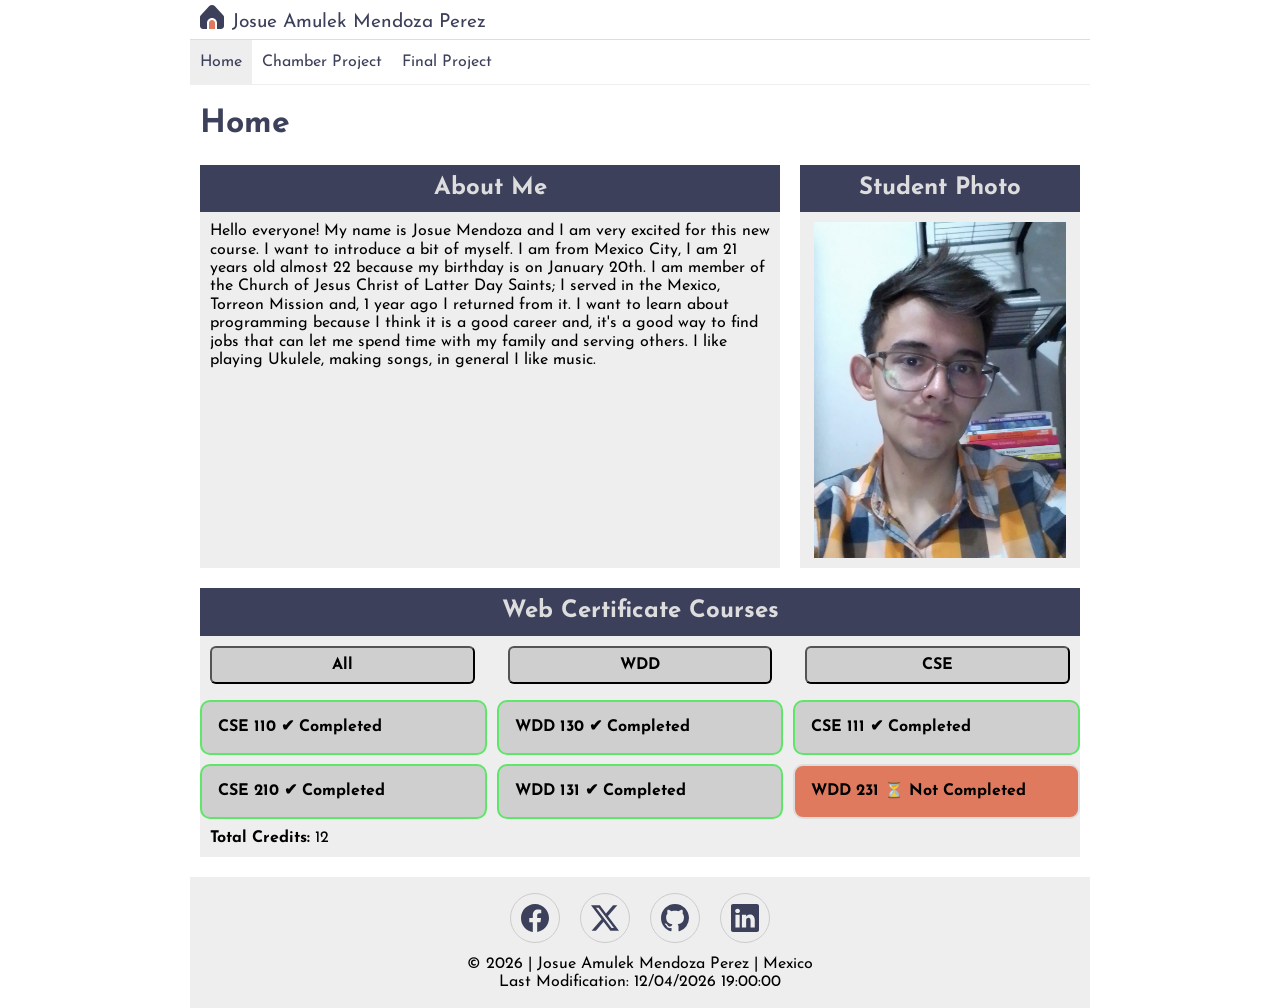
<file: index.html>
<!DOCTYPE html>
<html lang="en">
<head>
    <meta charset="UTF-8">
    <meta name="viewport" content="width=device-width, initial-scale=1.0">
    <title>Home Page | Josue Amulek Mendoza Perez</title>
    <meta name="description" content="This page has the intention to demonstrate the skills to develop a good website using HTML, CSS and Javascript knowledge">
    <meta name="author" content="Josue Amulek Mendoza Perez">

    <meta property="og:title" content="Home Page | Josue Amulek Mendoza Perez">
    <meta property="og:description" content="This page has the intention to demonstrate the skills to develop a good website using HTML, CSS and Javascript knowledge. Also, this page contains some information about me, and about the Web Certificate courses that I have completed.">
    <meta property="og:image" content="https://josuemendozap.github.io/wdd231/images/profile.jpeg">
    <meta property="og:url" content="https://josuemendozap.github.io/wdd231/">

    <link rel="preconnect" href="https://fonts.googleapis.com">
    <link rel="preconnect" href="https://fonts.gstatic.com" crossorigin>
    <link href="https://fonts.googleapis.com/css2?family=Josefin+Sans:ital,wght@0,100..700;1,100..700&family=Roboto+Condensed:ital,wght@0,100..900;1,100..900&family=Roboto:ital,wght@0,100..900;1,100..900&display=swap" rel="stylesheet">

    <link rel="stylesheet" href="styles/normalize.css">
    <link rel="stylesheet" href="styles/base.css">
    <link rel="stylesheet" href="styles/larger.css">

    <script src="scripts/navigation.js" defer></script>
    <script src="scripts/date.js" defer></script>
    <script src="scripts/courses.js" defer></script>

    <link rel="icon" href="favicon.ico">

</head>
<body>
    <header>
        <img src="images/home.svg" alt="Site Logo" width="512" height="512">
        <span>Josue Amulek Mendoza Perez</span>
        <button id="ham-btn" class="hamburger"></button>
    </header>
    <nav id="nav-bar" class="navigation">
        <ul>
            <li class="current"><a href="#">Home</a></li>
            <li><a href="chamber/index.html">Chamber Project</a></li>
            <li><a href="#">Final Project</a></li>
        </ul>
    </nav>
    <main>
        <h1>Home</h1>
        <section class="about">
            <h2>About Me</h2>
            <p>Hello everyone! My name is Josue Mendoza and I am very excited for this new course. I want to introduce a bit of myself. I am from Mexico City, I am 21 years old almost 22 because my birthday is on January 20th. I am member of the Church of Jesus Christ of Latter Day Saints; I served in the Mexico, Torreon Mission and, 1 year ago I returned from it. I want to learn about programming because I think it is a good career and, it's a good way to find jobs that can let me spend time with my family and serving others. I like playing Ukulele, making songs, in general I like music.</p>
        </section>
        <section class="photo">
            <h2>Student Photo</h2>
            <img src="images/profile.jpeg" alt="My photo">
        </section>
        <section id="certificate">
            <h2>Web Certificate Courses</h2>
            <div class="filters">
                <button id="all">All</button>
                <button id="wdd">WDD</button>
                <button id="cse">CSE</button>
            </div>
            <div id="course-cards"></div>
            <p id="total-credits"><strong>Total Credits:</strong> 0</p>
        </section>
        <dialog id="course-details"></dialog>
    </main>
    <footer>
        <div class="social">
            <a href="https://www.facebook.com/josue.amulek.mendoza.perez" target="_blank"><img src="images/facebook.svg" alt="facebook" width="16" height="16"></a>
            <a href="https://x.com/MushashitoJosu" target="_blank"><img src="images/twitter-x.svg" alt="twitter x" width="16" height="16"></a>
            <a href="https://github.com/josuemendozap" target="_blank"><img src="images/github.svg" alt="github" width="16" height="16"></a>
            <a href="https://www.linkedin.com/in/josue-amulek-mendoza-perez-857505385/" target="_blank"><img src="images/linkedin.svg" alt="linkedin" width="16" height="16"></a>
        </div>
        <p><span id="currentyear"></span> | Josue Amulek Mendoza Perez | Mexico</p>
        <p id="lastModified"></p>
    </footer>
</body>
</html>
</file>
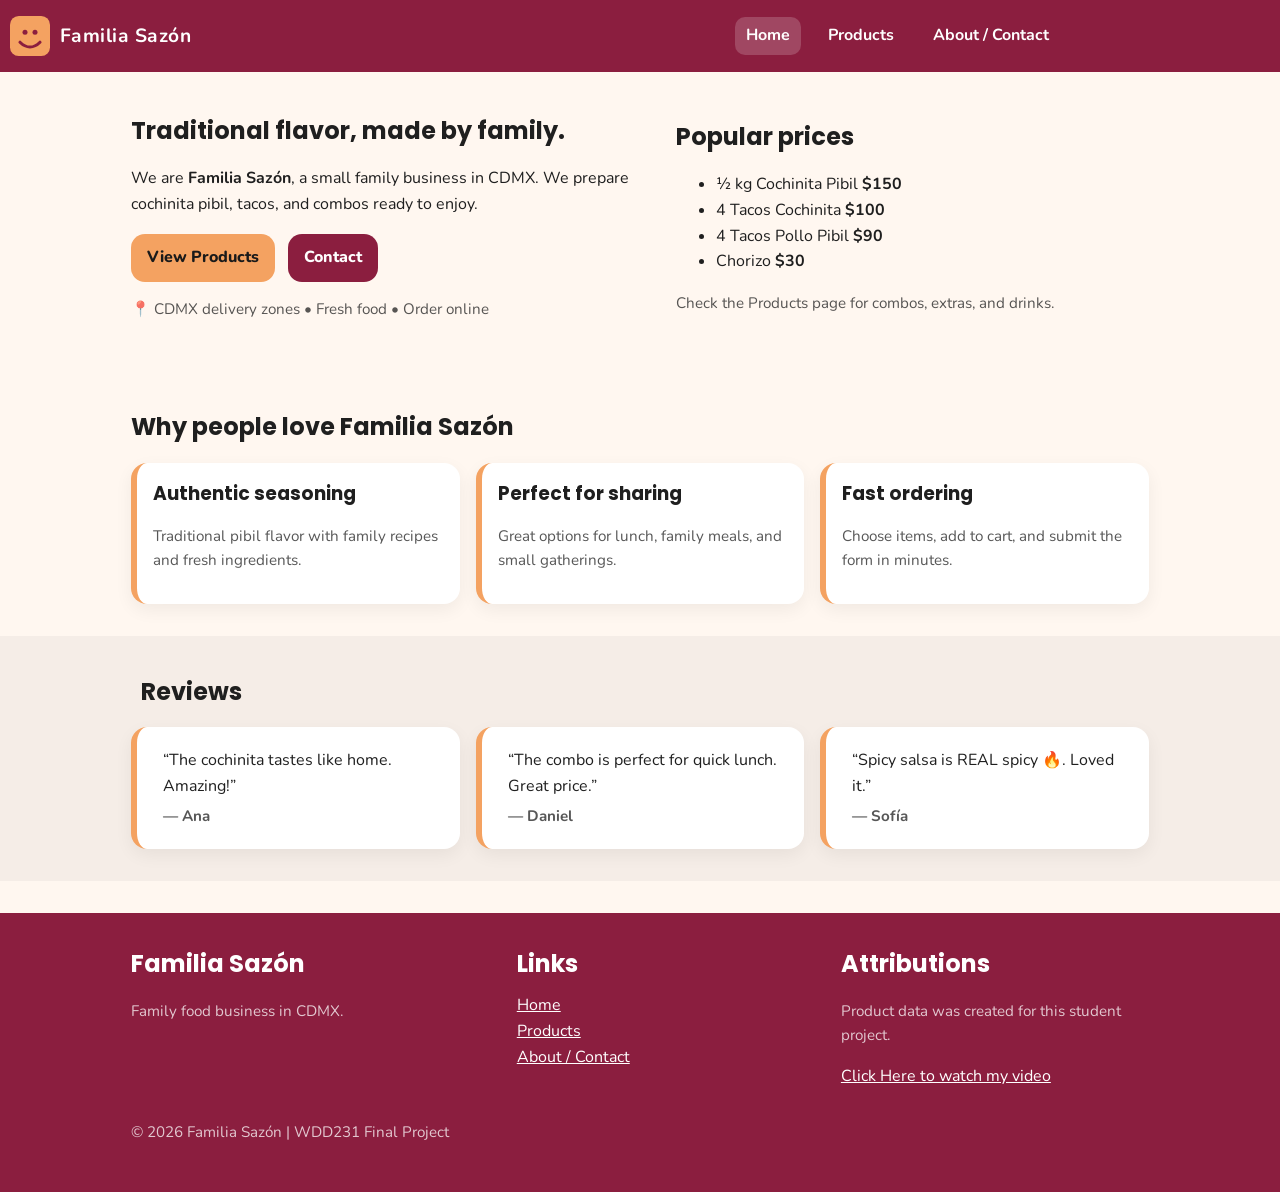
<file: final/index.html>
<!DOCTYPE html>
<html lang="en">

<head>
    <meta charset="UTF-8">
    <meta name="viewport" content="width=device-width, initial-scale=1.0">

    <title>Familia Sazón | Home</title>
    <meta name="description" content="Familia Sazón is a family food business in CDMX. Order cochinita pibil, tacos, chorizo, and combos made with traditional flavor.">
    <meta name="author" content="Josué Amulek Mendoza Pérez">

    <meta property="og:title" content="Familia Sazón | Home">
    <meta property="og:description" content="Family food business in CDMX. Cochinita pibil, tacos, chorizo, and combos.">
    <meta property="og:type" content="website">
    <meta property="og:image" content="images/og-image.svg">
    <meta property="og:url" content="index.html">

    <link rel="icon" href="images/favicon.svg" type="image/svg+xml">

    <link rel="preconnect" href="https://fonts.googleapis.com">
    <link rel="preconnect" href="https://fonts.gstatic.com" crossorigin>
    <link href="https://fonts.googleapis.com/css2?family=Poppins:wght@600;700&family=Nunito:wght@400;600&display=swap"
        rel="stylesheet">

    <link rel="stylesheet" href="styles/small.css">
    <link rel="stylesheet" href="styles/large.css">

    <script type="module" src="scripts/main.js"></script>
</head>

<body>
    <a class="skip-link" href="#main">Skip to main content</a>

    <header class="site-header">
        <div class="container header-inner">
            <a class="brand" href="index.html">
                <img src="images/logo.svg" alt="Familia Sazón logo" width="40" height="40" />
                <span>Familia Sazón</span>
            </a>

            <button id="menuBtn" class="menu-btn" aria-label="Open menu" aria-expanded="false"
                aria-controls="primaryNav">
                ☰
            </button>

            <nav id="primaryNav" class="nav" aria-label="Primary navigation">
                <a class="active" href="index.html">Home</a>
                <a href="products.html">Products</a>
                <a href="about.html">About / Contact</a>
            </nav>
        </div>
    </header>

    <main id="main">
        <section class="hero">
            <div class="container hero-grid">
                <div class="hero-text">
                    <h1>Traditional flavor, made by family.</h1>
                    <p>
                        We are <strong>Familia Sazón</strong>, a small family business in CDMX.
                        We prepare cochinita pibil, tacos, and combos ready to enjoy.
                    </p>

                    <div class="hero-actions">
                        <a class="btn" href="products.html">View Products</a>
                        <a class="btn btn-dark" href="about.html">Contact</a>
                    </div>

                    <p class="small">
                        📍 CDMX delivery zones • Fresh food • Order online
                    </p>
                </div>

                <div class="hero-card">
                    <h2>Popular prices</h2>
                    <ul class="price-list">
                        <li><span>½ kg Cochinita Pibil</span> <strong>$150</strong></li>
                        <li><span>4 Tacos Cochinita</span> <strong>$100</strong></li>
                        <li><span>4 Tacos Pollo Pibil</span> <strong>$90</strong></li>
                        <li><span>Chorizo</span> <strong>$30</strong></li>
                    </ul>
                    <p class="small">
                        Check the Products page for combos, extras, and drinks.
                    </p>
                </div>
            </div>
        </section>

        <section class="section">
            <div class="container">
                <h2>Why people love Familia Sazón</h2>

                <div class="cards">
                    <article class="card">
                        <h3>Authentic seasoning</h3>
                        <p class="small">
                            Traditional pibil flavor with family recipes and fresh ingredients.
                        </p>
                    </article>

                    <article class="card">
                        <h3>Perfect for sharing</h3>
                        <p class="small">
                            Great options for lunch, family meals, and small gatherings.
                        </p>
                    </article>

                    <article class="card">
                        <h3>Fast ordering</h3>
                        <p class="small">
                            Choose items, add to cart, and submit the form in minutes.
                        </p>
                    </article>
                </div>
            </div>
        </section>

        <section class="section alt">
            <div class="container">
                <h2>Reviews</h2>

                <div class="cards">
                    <article class="card">
                        <p>“The cochinita tastes like home. Amazing!”</p>
                        <p class="small"><strong>— Ana</strong></p>
                    </article>

                    <article class="card">
                        <p>“The combo is perfect for quick lunch. Great price.”</p>
                        <p class="small"><strong>— Daniel</strong></p>
                    </article>

                    <article class="card">
                        <p>“Spicy salsa is REAL spicy 🔥. Loved it.”</p>
                        <p class="small"><strong>— Sofía</strong></p>
                    </article>
                </div>
            </div>
        </section>
    </main>

    <footer class="site-footer">
        <div class="container footer-grid">
            <div>
                <h2 class="footer-title">Familia Sazón</h2>
                <p class="small">Family food business in CDMX.</p>
            </div>

            <div>
                <h2 class="footer-title">Links</h2>
                <a href="index.html">Home</a><br />
                <a href="products.html">Products</a><br />
                <a href="about.html">About / Contact</a>
            </div>

            <div>
                <h2 class="footer-title">Attributions</h2>
                <p class="small">
                    Product data was created for this student project.
                </p>
                <p><a href="https://youtu.be/5b-khmGegZw">Click Here to watch my video</a></p>
            </div>
        </div>

        <div class="container">
            <p class="small footer-bottom">
                &copy; <span id="year"></span> Familia Sazón | WDD231 Final Project
            </p>
        </div>
    </footer>
</body>

</html>
</file>
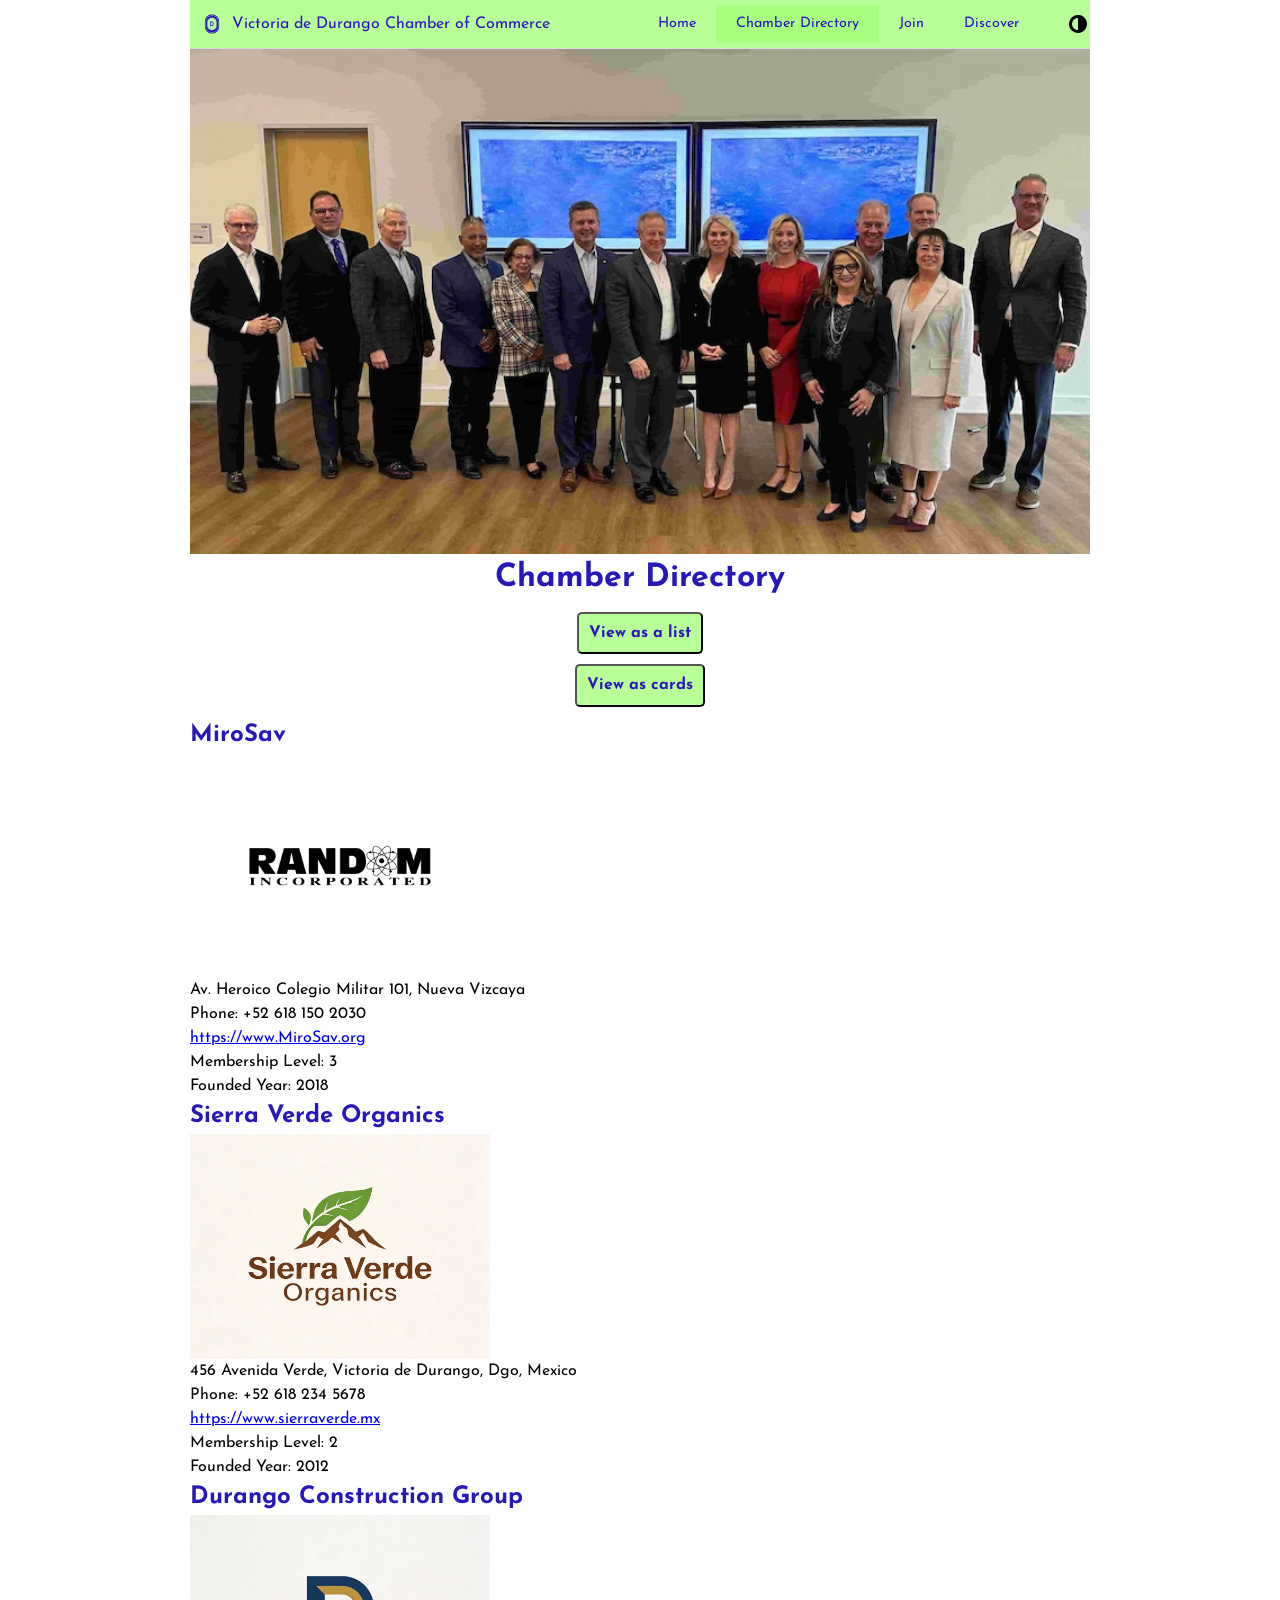
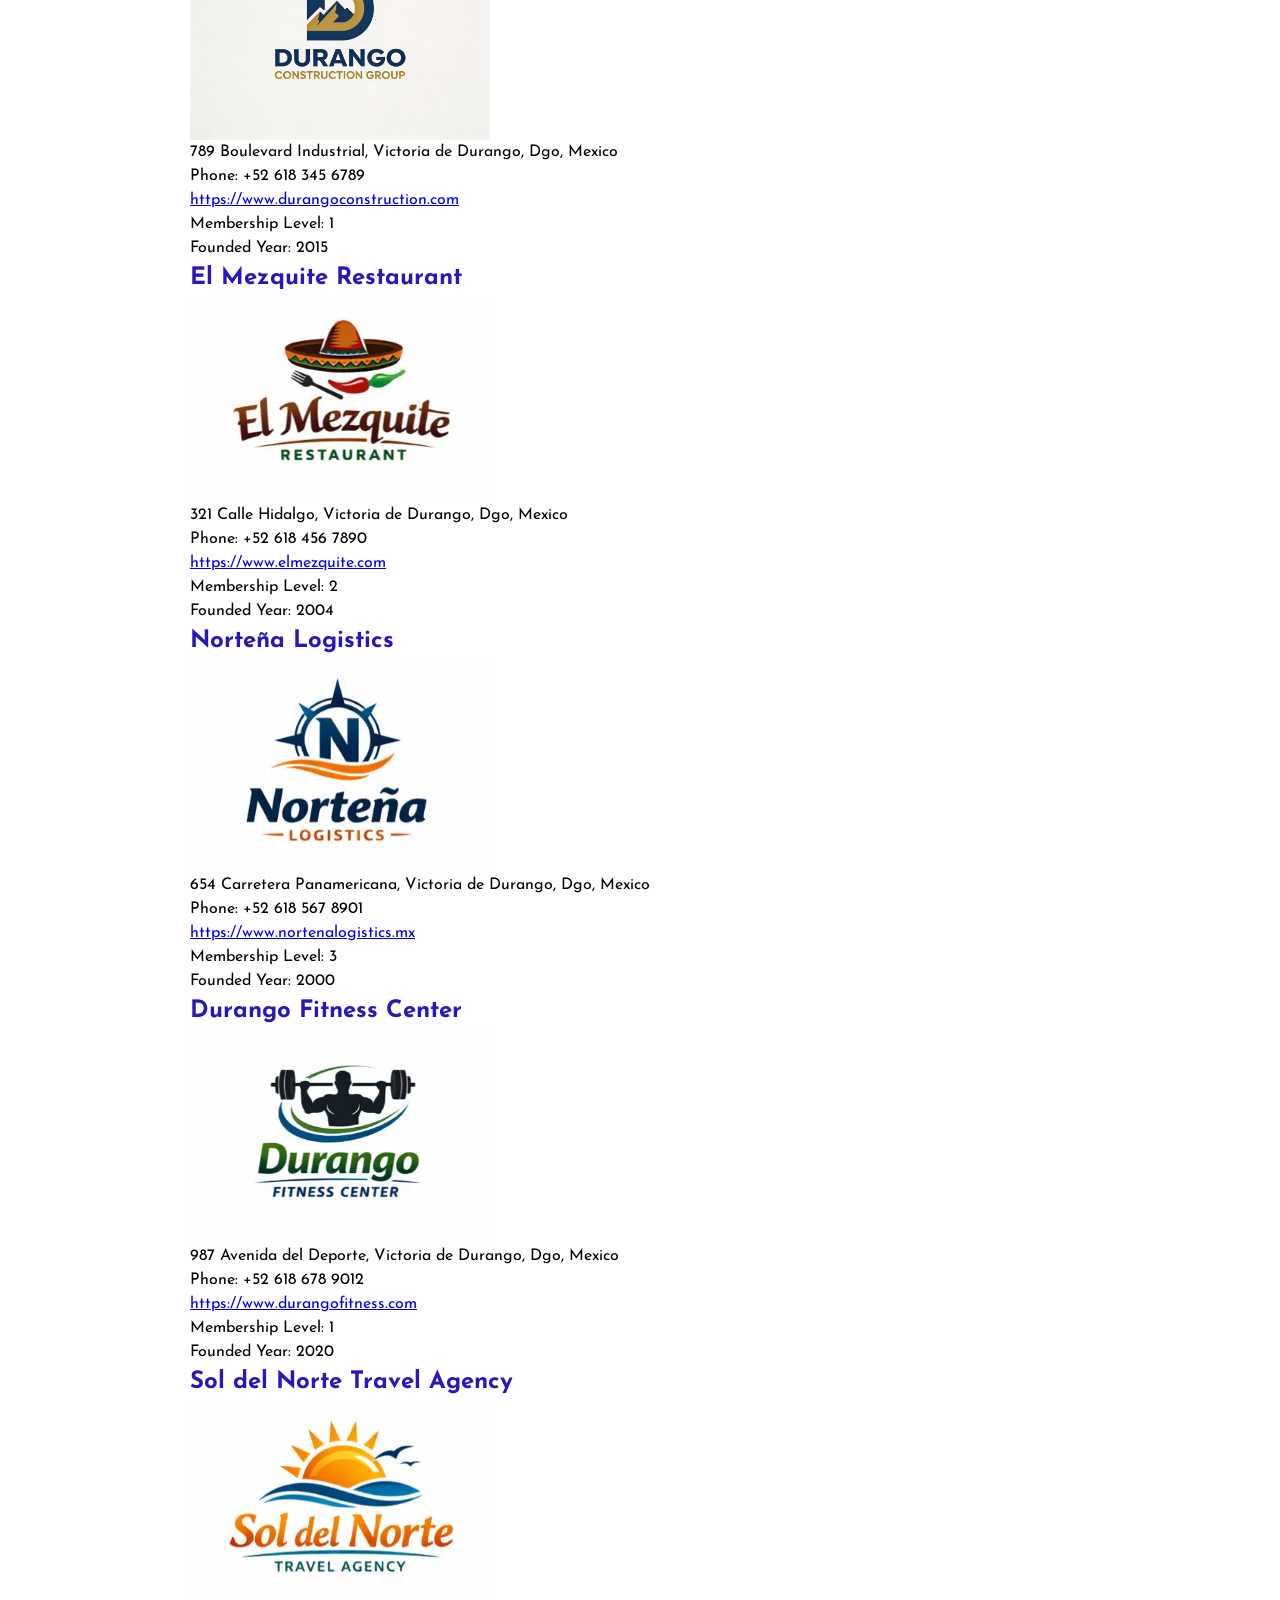
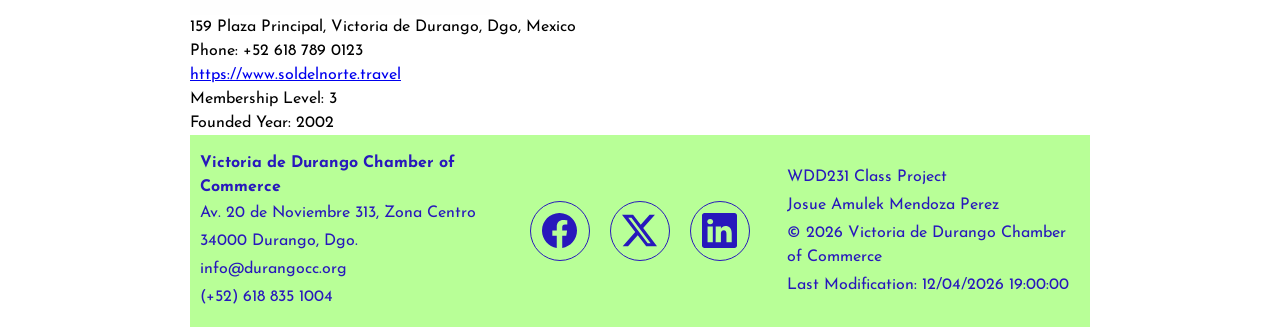
<file: chamber/directory.html>
<!DOCTYPE html>
<html lang="en">
<head>
    <meta charset="UTF-8">
    <meta name="viewport" content="width=device-width, initial-scale=1.0">
    <title>Chamber Directory | Josue Mendoza</title>
    <meta name="description" content="This page is intended to help people find a central listing of member businesses, in order to learn abaout, and connect with them.">
    <meta name="author" content="Josue Amulek Mendoza Perez">

    <link rel="icon" href="favicon.ico">
    
    <meta property="og:title" content="Chamber Directory Page | Josue Mendoza">
    <meta property="og:description" content="This page is intended to help people find a central listing of member businesses, in order to learn abaout, and connect with them.">
    <meta property="og:image" content="https://josuemendozap.github.io/wdd231/chamber/images/directory-chamber-800.webp">
    <meta property="og:url" content="https://josuemendozap.github.io/wdd231/chamber/directory.html">

    <link rel="preconnect" href="https://fonts.googleapis.com">
    <link rel="preconnect" href="https://fonts.gstatic.com" crossorigin>
    <link href="https://fonts.googleapis.com/css2?family=Josefin+Sans:ital,wght@0,100..700;1,100..700&display=swap"
        rel="stylesheet">

    <link rel="stylesheet" href="styles/normalize.css">
    <link rel="stylesheet" href="styles/small.css">
    <link rel="stylesheet" href="styles/larger.css">

    <script src="scripts/navigation.js" defer></script>
    <script src="scripts/cards.js" defer></script>
    <script src="scripts/date.js" defer></script>

</head>
<body>
    <header>
        <img src="images/logo.svg" alt="Site Logo" width="512" height="512">
        <span>Victoria de Durango Chamber of Commerce</span>
        <img src="images/changer.svg" alt="mode changer icon" id="mode-changer" class="changer">
        <button id="ham-btn" class="hamburger" aria-label="Open navigation menu" aria-expanded="false" aria-controls="nav-bar"></button>
        <nav id="nav-bar" class="navigation">
            <ul>
                <li><a href="index.html">Home</a></li>
                <li class="current"><a href="#">Chamber Directory</a></li>
                <li><a href="join.html">Join</a></li>
                <li><a href="discover.html">Discover</a></li>
            </ul>
        </nav>
    </header>
    <main>
        <img class="direc" src="images/directory-chamber-800.webp" srcset="
            images/directory-chamber-400.webp 400w,
            images/directory-chamber-800.webp 800w,
            images/directory-chamber-1200.webp 1200w
          " sizes="(max-width: 600px) 90vw, 515px" alt="Chamber Directory" loading="eager" fetchpriority="high" width="515"
            height="289">
        <h1>Chamber Directory</h1>
        <button id="list-on" class="cards">View as a list</button>
        <button id="cards-on" class="cards">View as cards</button>
        <div id="cards"></div>
    </main>
    <footer>
        <div class="information">
            <strong>Victoria de Durango Chamber of Commerce</strong>
            <p>Av. 20 de Noviembre 313, Zona Centro</p>
            <p>34000 Durango, Dgo.</p>
            <p>info@durangocc.org</p>
            <p>(+52) 618 835 1004</p>
        </div>
        <div class="social">
            <a href="https://www.facebook.com/josue.amulek.mendoza.perez" target="_blank"><img src="images/facebook.svg"
                    alt="facebook" width="16" height="16"></a>
            <a href="https://x.com/MushashitoJosu" target="_blank"><img src="images/twitter-x.svg" alt="twitter x" width="16"
                    height="16"></a>
            <a href="https://www.linkedin.com/in/josue-amulek-mendoza-perez-857505385/" target="_blank"><img
                    src="images/linkedin.svg" alt="linkedin" width="16" height="16"></a>
        </div>
        <div class="personal">
            <p>WDD231 Class Project</p>
            <p>Josue Amulek Mendoza Perez</p>
            <p><span id="currentyear"></span> Victoria de Durango Chamber of Commerce</p>
            <p id="lastModified"></p>
        </div>
    </footer>
</body>
</html>
</file>
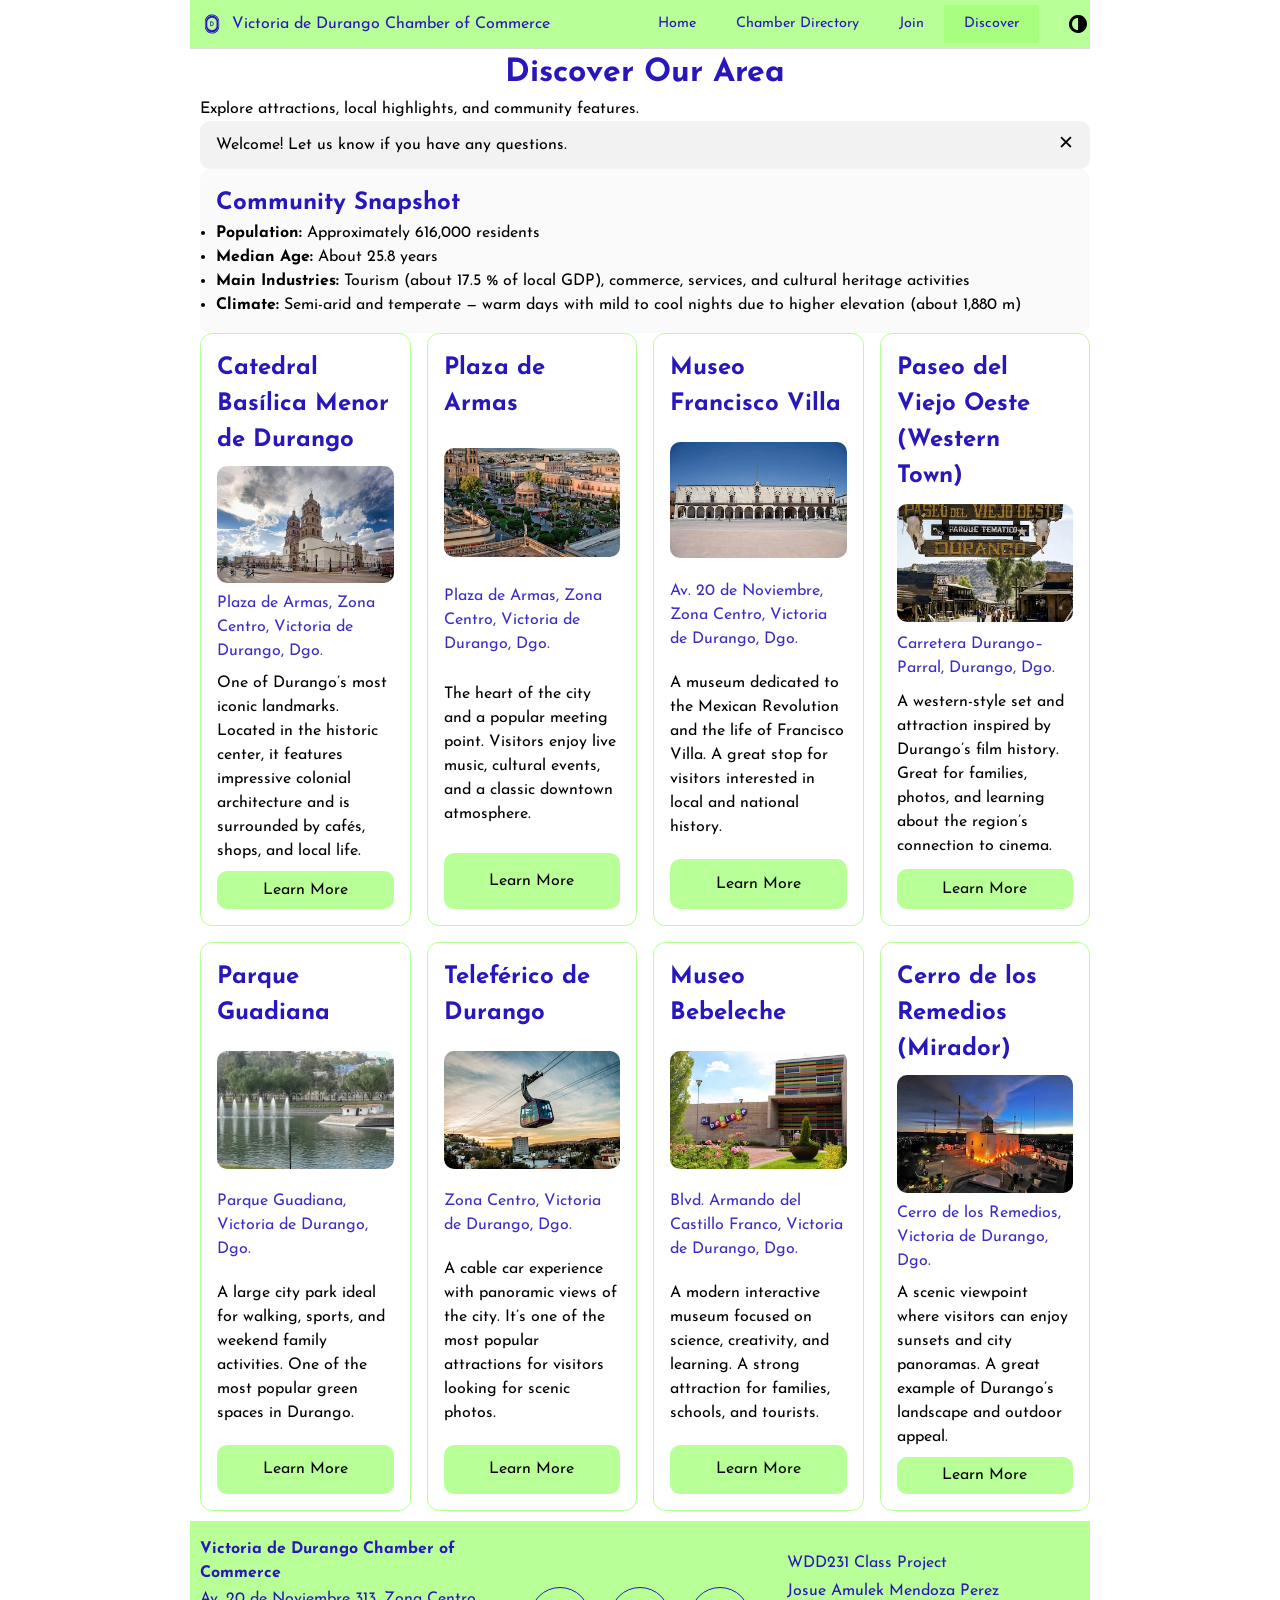
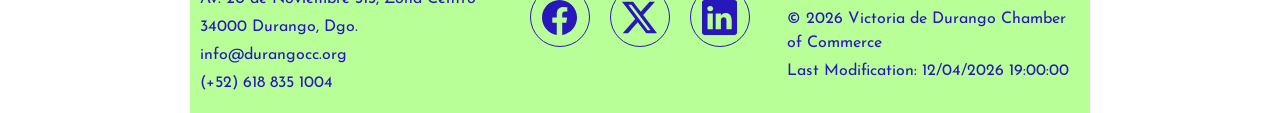
<file: chamber/discover.html>
<!DOCTYPE html>
<html lang="en">

<head>
    <meta charset="UTF-8">
    <meta name="viewport" content="width=device-width, initial-scale=1.0">
    <title>Discover Page | Josue Mendoza</title>
    <meta name="description"
        content="Provide factual and representative information about my area.">
    <meta name="author" content="Josue Amulek Mendoza Perez">

    <meta property="og:title" content="Victoria de Durango Chamber of Commerce">
    <meta property="og:description"
        content="Provide factual and representative information about my area.">
    <meta property="og:image" content="https://josuemendozap.github.io/wdd231/chamber/images/welcome-800.webp">
    <meta property="og:url" content="https://josuemendozap.github.io/wdd231/chamber/discover.html">

    <link rel="icon" href="favicon.ico">

    <link rel="stylesheet" href="styles/normalize.css">
    <link rel="stylesheet" href="styles/small.css">
    <link rel="stylesheet" href="styles/larger.css">

    <script src="scripts/date.js" defer></script>
    <script src="scripts/navigation.js" defer></script>
    <script type="module" src="scripts/discover.js"></script>
    <script type="module" src="scripts/discover.js"></script>

    <link rel="preconnect" href="https://fonts.googleapis.com">
    <link rel="preconnect" href="https://fonts.gstatic.com" crossorigin>
    <link href="https://fonts.googleapis.com/css2?family=Josefin+Sans:ital,wght@0,100..700;1,100..700&display=swap"
        rel="stylesheet">
</head>

<body>
    <header>
        <img src="images/logo.svg" alt="Site Logo" width="512" height="512">
        <span>Victoria de Durango Chamber of Commerce</span>
        <img src="images/changer.svg" alt="mode changer icon" id="mode-changer" class="changer">
        <button id="ham-btn" class="hamburger" aria-label="Open navigation menu" aria-expanded="false"
            aria-controls="nav-bar"></button>
        <nav id="nav-bar" class="navigation">
            <ul>
                <li><a href="index.html">Home</a></li>
                <li><a href="directory.html">Chamber Directory</a></li>
                <li><a href="join.html">Join</a></li>
                <li class="current"><a href="#">Discover</a></li>
            </ul>
        </nav>
    </header>
    <main>
        <section class="discover-hero">
            <h1>Discover Our Area</h1>
            <p>Explore attractions, local highlights, and community features.</p>
        </section>

        <div class="visit-message" id="visitMessage" aria-live="polite">
            <p id="visitText"></p>
            <button type="button" id="closeVisitMessage" aria-label="Close message">✕</button>
        </div>

        <section class="discover-info">
            <h2>Community Snapshot</h2>
            <ul>
                <li><strong>Population:</strong> Approximately 616,000 residents</li>
                <li><strong>Median Age:</strong> About 25.8 years</li>
                <li><strong>Main Industries:</strong> Tourism (about 17.5 % of local GDP), commerce, services, and cultural
                    heritage activities</li>
                <li><strong>Climate:</strong> Semi-arid and temperate — warm days with mild to cool nights due to higher
                    elevation (about 1,880 m)</li>
            </ul>
        </section>

        <div class="discover-grid" id="discoverGrid"></div>

    </main>
    <footer>
        <div class="information">
            <strong>Victoria de Durango Chamber of Commerce</strong>
            <p>Av. 20 de Noviembre 313, Zona Centro</p>
            <p>34000 Durango, Dgo.</p>
            <p>info@durangocc.org</p>
            <p>(+52) 618 835 1004</p>
        </div>
        <div class="social">
            <a href="https://www.facebook.com/josue.amulek.mendoza.perez" target="_blank"><img src="images/facebook.svg"
                    alt="facebook" width="35" height="35"> </a>
            <a href="https://x.com/MushashitoJosu" target="_blank"><img src="images/twitter-x.svg" alt="twitter x"
                    width="16" height="16"></a>
            <a href="https://www.linkedin.com/in/josue-amulek-mendoza-perez-857505385/" target="_blank"><img
                    src="images/linkedin.svg" alt="linkedin" width="16" height="16"></a>
        </div>
        <div class="personal">
            <p>WDD231 Class Project</p>
            <p>Josue Amulek Mendoza Perez</p>
            <p><span id="currentyear"></span> Victoria de Durango Chamber of Commerce</p>
            <p id="lastModified"></p>
        </div>
    </footer>
</body>

</html>
</file>
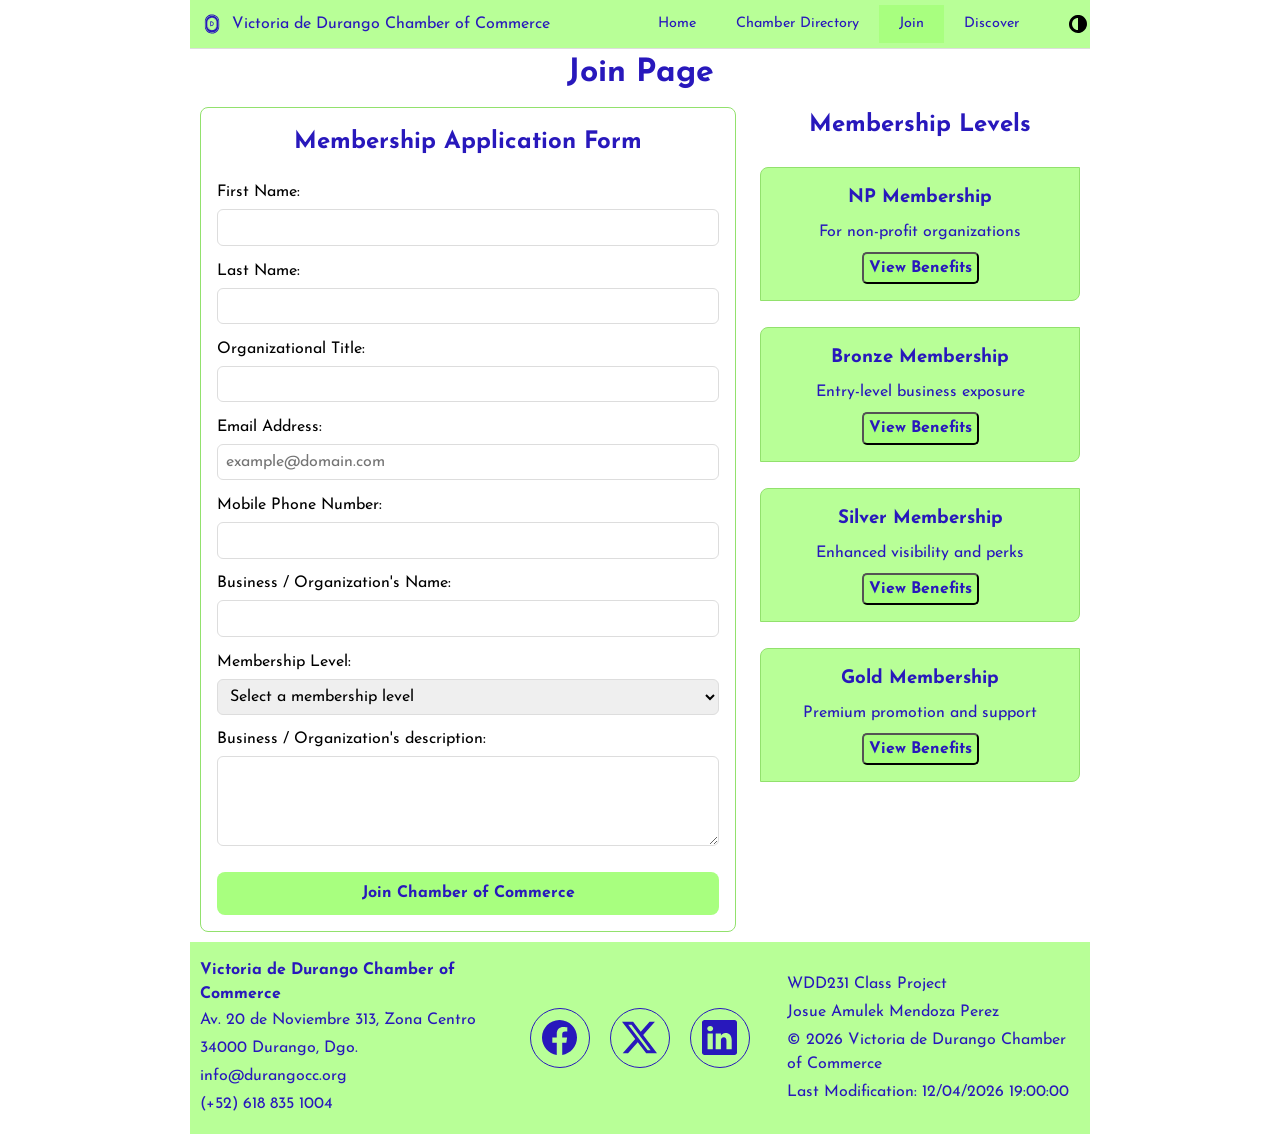
<file: chamber/join.html>
<!DOCTYPE html>
<html lang="en">

<head>
    <meta charset="UTF-8">
    <meta name="viewport" content="width=device-width, initial-scale=1.0">
    <title>Join Page | Josue Mendoza</title>
    <meta name="description"
        content="Apply to join the Victoria de Durango Chamber of Commerce. Choose a membership level, submit your business information, and access exclusive events, training, networking, and promotional opportunities.">
    <meta name="author" content="Josue Amulek Mendoza Perez">

    <link rel="icon" href="favicon.ico">

    <meta property="og:title" content="Join Page | Josue Mendoza">
    <meta property="og:description"
        content="Apply to join the Victoria de Durango Chamber of Commerce. Choose a membership level, submit your business information, and access exclusive events, training, networking, and promotional opportunities.">
    <meta property="og:image"
        content="https://josuemendozap.github.io/wdd231/chamber/images/welcome-800.webp">
    <meta property="og:url" content="https://josuemendozap.github.io/wdd231/chamber/join.html">

    <link rel="preconnect" href="https://fonts.googleapis.com">
    <link rel="preconnect" href="https://fonts.gstatic.com" crossorigin>
    <link href="https://fonts.googleapis.com/css2?family=Josefin+Sans:ital,wght@0,100..700;1,100..700&display=swap"
        rel="stylesheet">

    <link rel="stylesheet" href="styles/normalize.css">
    <link rel="stylesheet" href="styles/small.css">
    <link rel="stylesheet" href="styles/larger.css">

    <script src="scripts/navigation.js" defer></script>
    <script src="scripts/date.js" defer></script>
    <script src="scripts/modals.js" defer></script>
    <script src="scripts/join.js" defer></script>

</head>

<body>
    <header>
        <img src="images/logo.svg" alt="Site Logo" width="512" height="512">
        <span>Victoria de Durango Chamber of Commerce</span>
        <img src="images/changer.svg" alt="mode changer icon" id="mode-changer" class="changer">
        <button id="ham-btn" class="hamburger" aria-label="Open navigation menu" aria-expanded="false"
            aria-controls="nav-bar"></button>
        <nav id="nav-bar" class="navigation">
            <ul>
                <li><a href="index.html">Home</a></li>
                <li><a href="directory.html">Chamber Directory</a></li>
                <li class="current"><a href="#">Join</a></li>
                <li><a href="discover.html">Discover</a></li>
            </ul>
        </nav>
    </header>
    <main>
        <h1>Join Page</h1>
        <div class="join-layout">
            <form action="thankyou.html" method="get">
                <h2>Membership Application Form</h2>
            
                <label for="firstName">First Name:
                    <input type="text" id="firstName" name="firstName" title="Enter your first name" autocomplete="given-name"
                        required>
                </label>
            
                <label for="lastName">Last Name:
                    <input type="text" id="lastName" name="lastName" title="Enter your last name" autocomplete="family-name"
                        required>
                </label>
            
                <label for="orgTitle">Organizational Title:
                    <input type="text" id="orgTitle" name="organizationalTitle"
                        title="Enter your organizational title (minimum 7 characters)" autocomplete="organization-title"
                        pattern="[A-Za-z\- ]{7,}" required>
                </label>
            
                <label for="email">Email Address:
                    <input type="email" id="email" name="email" title="Enter your email address" autocomplete="email"
                        placeholder="example@domain.com" required>
                </label>
            
                <label for="phoneNumber">Mobile Phone Number:
                    <input type="tel" id="phoneNumber" name="phoneNumber" title="Enter your mobile phone number" autocomplete="tel"
                        required>
                </label>
            
                <label for="businessName">Business / Organization's Name:
                    <input type="text" id="businessName" name="businessName" title="Enter your business/organization's name"
                        autocomplete="organization" required>
                </label>
            
                <label for="membership">Membership Level:
                    <select id="membership" name="membership" title="Select a membership level" required>
                        <option value="" disabled selected>Select a membership level</option>
                        <option value="np">NP Membership (Non Profit - No Fee)</option>
                        <option value="bronze">Bronze Membership</option>
                        <option value="silver">Silver Membership</option>
                        <option value="gold">Gold Membership</option>
                    </select>
                </label>
            
                <label for="orgDescription">Business / Organization's description:
                    <textarea id="orgDescription" name="orgDescription" title="Describe your business or organization"></textarea>
                </label>
            
                <input type="hidden" id="timestamp" name="timestamp">
            
                <input type="submit" value="Join Chamber of Commerce">
            </form>
            
            <section class="membership-section">
                <h2>Membership Levels</h2>

                <div class="card">
                    <h3>NP Membership</h3>
                    <p>For non-profit organizations</p>
                    <button data-modal="npModal">View Benefits</button>
                </div>

                <div class="card">
                    <h3>Bronze Membership</h3>
                    <p>Entry-level business exposure</p>
                    <button data-modal="bronzeModal">View Benefits</button>
                </div>

                <div class="card">
                    <h3>Silver Membership</h3>
                    <p>Enhanced visibility and perks</p>
                    <button data-modal="silverModal">View Benefits</button>
                </div>

                <div class="card">
                    <h3>Gold Membership</h3>
                    <p>Premium promotion and support</p>
                    <button data-modal="goldModal">View Benefits</button>
                </div>
            </section>
        </div>

        <dialog id="npModal">
            <h2>NP Membership Benefits</h2>
            <p><strong>Cost:</strong> Free</p>
            <p><strong>Audience:</strong> Non-profit organizations</p>
            <ul>
                <li>Basic business directory listing</li>
                <li>Access to community announcements</li>
                <li>Invitations to select networking events</li>
                <li>Support for local non-profit initiatives</li>
            </ul>
            <button class="close-modal">❌</button>
        </dialog>

        <dialog id="bronzeModal">
            <h2>Bronze Membership Benefits</h2>
            <p><strong>Cost:</strong> Low tier (entry level)</p>
            <ul>
                <li>Everything included in NP Membership</li>
                <li>Enhanced directory listing</li>
                <li>Access to member-only networking events</li>
                <li>Basic training workshops</li>
                <li>Eligibility for chamber promotions</li>
            </ul>
            <button class="close-modal">❌</button>
        </dialog>

        <dialog id="silverModal">
            <h2>Silver Membership Benefits</h2>
            <p><strong>Cost:</strong> Mid tier</p>
            <ul>
                <li>Everything included in Bronze Membership</li>
                <li>Spotlight position on the home page (rotating)</li>
                <li>Discounts on chamber-hosted events</li>
                <li>Advanced business training sessions</li>
                <li>Social media promotion opportunities</li>
            </ul>
            <button class="close-modal">❌</button>
        </dialog>

        <dialog id="goldModal">
            <h2>Gold Membership Benefits</h2>
            <p><strong>Cost:</strong> Premium tier</p>
            <ul>
                <li>Everything included in Silver Membership</li>
                <li>Featured advertising in newsletters</li>
                <li>Highest event discounts</li>
                <li>Priority sponsorship opportunities</li>
                <li>Exclusive invitations to leadership events</li>
            </ul>
            <button class="close-modal">❌</button>
        </dialog>
    </main>
    <footer>
        <div class="information">
            <strong>Victoria de Durango Chamber of Commerce</strong>
            <p>Av. 20 de Noviembre 313, Zona Centro</p>
            <p>34000 Durango, Dgo.</p>
            <p>info@durangocc.org</p>
            <p>(+52) 618 835 1004</p>
        </div>
        <div class="social">
            <a href="https://www.facebook.com/josue.amulek.mendoza.perez" target="_blank"><img src="images/facebook.svg"
                    alt="facebook" width="16" height="16"></a>
            <a href="https://x.com/MushashitoJosu" target="_blank"><img src="images/twitter-x.svg" alt="twitter x"
                    width="16" height="16"></a>
            <a href="https://www.linkedin.com/in/josue-amulek-mendoza-perez-857505385/" target="_blank"><img
                    src="images/linkedin.svg" alt="linkedin" width="16" height="16"></a>
        </div>
        <div class="personal">
            <p>WDD231 Class Project</p>
            <p>Josue Amulek Mendoza Perez</p>
            <p><span id="currentyear"></span> Victoria de Durango Chamber of Commerce</p>
            <p id="lastModified"></p>
        </div>
    </footer>
</body>

</html>
</file>
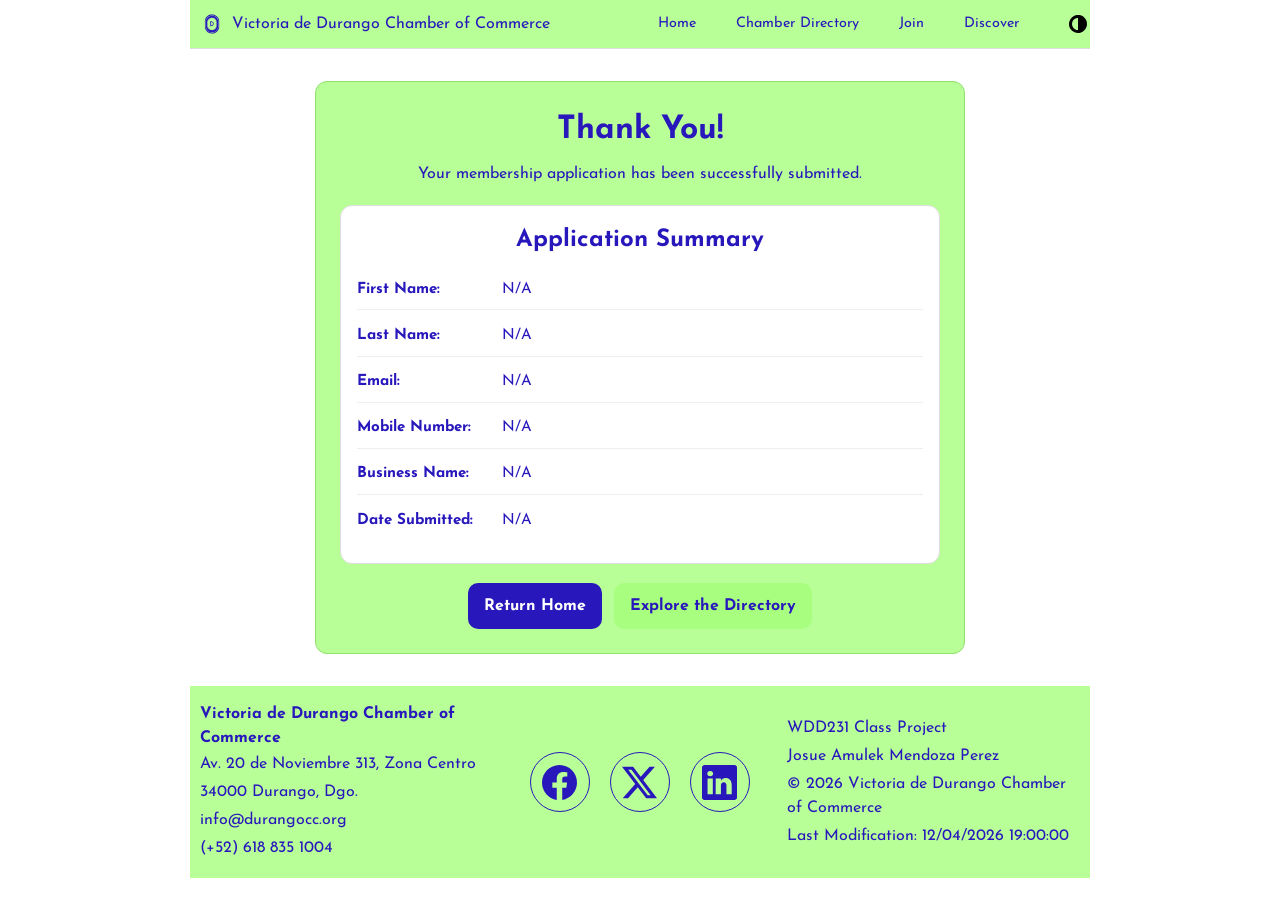
<file: chamber/thankyou.html>
<!DOCTYPE html>
<html lang="en">

<head>
    <meta charset="UTF-8">
    <meta name="viewport" content="width=device-width, initial-scale=1.0">
    <title>Thank You | Josue Mendoza</title>

    <meta name="description" content="Thank you for submitting your membership application form.">
    <meta name="author" content="Josue Amulek Mendoza Perez">

    <link rel="icon" href="favicon.ico">

    <meta property="og:title" content="Thank You | Josue Mendoza">
    <meta property="og:description" content="Thank you for submitting your membership application form.">
    <meta property="og:image" content="https://josuemendozap.github.io/wdd231/chamber/images/welcome-800.webp">
    <meta property="og:url" content="https://josuemendozap.github.io/wdd231/chamber/thankyou.html">

    <link rel="preconnect" href="https://fonts.googleapis.com">
    <link rel="preconnect" href="https://fonts.gstatic.com" crossorigin>
    <link href="https://fonts.googleapis.com/css2?family=Josefin+Sans:ital,wght@0,100..700;1,100..700&display=swap"
        rel="stylesheet">

    <link rel="stylesheet" href="styles/normalize.css">
    <link rel="stylesheet" href="styles/small.css">
    <link rel="stylesheet" href="styles/larger.css">

    <script src="scripts/navigation.js" defer></script>
    <script src="scripts/date.js" defer></script>
    <script src="scripts/thankyou.js" defer></script>
</head>

<body>
    <header>
        <img src="images/logo.svg" alt="Site Logo" width="512" height="512">
        <span>Victoria de Durango Chamber of Commerce</span>
        <img src="images/changer.svg" alt="mode changer icon" id="mode-changer" class="changer">
        <button id="ham-btn" class="hamburger" aria-label="Open navigation menu" aria-expanded="false"
            aria-controls="nav-bar"></button>

        <nav id="nav-bar" class="navigation">
            <ul>
                <li><a href="index.html">Home</a></li>
                <li><a href="directory.html">Chamber Directory</a></li>
                <li><a href="join.html">Join</a></li>
                <li><a href="#">Discover</a></li>
            </ul>
        </nav>
    </header>

    <main>
        <section class="thankyou">
            <h1>Thank You!</h1>
            <p>Your membership application has been successfully submitted.</p>
        
            <div class="form-summary">
                <h2>Application Summary</h2>
        
                <p><strong>First Name:</strong> <span id="display-firstName"></span></p>
                <p><strong>Last Name:</strong> <span id="display-lastName"></span></p>
                <p><strong>Email:</strong> <span id="display-email"></span></p>
                <p><strong>Mobile Number:</strong> <span id="display-phoneNumber"></span></p>
                <p><strong>Business Name:</strong> <span id="display-businessName"></span></p>
                <p><strong>Date Submitted:</strong> <span id="display-timestamp"></span></p>
            </div>
        
            <div class="thankyou-actions">
                <a class="thankyou-btn" href="index.html">Return Home</a>
                <a class="thankyou-btn secondary" href="directory.html">Explore the Directory</a>
            </div>
        </section>
    </main>

    <footer>
        <div class="information">
            <strong>Victoria de Durango Chamber of Commerce</strong>
            <p>Av. 20 de Noviembre 313, Zona Centro</p>
            <p>34000 Durango, Dgo.</p>
            <p>info@durangocc.org</p>
            <p>(+52) 618 835 1004</p>
        </div>

        <div class="social">
            <a href="https://www.facebook.com/josue.amulek.mendoza.perez" target="_blank">
                <img src="images/facebook.svg" alt="facebook" width="16" height="16">
            </a>
            <a href="https://x.com/MushashitoJosu" target="_blank">
                <img src="images/twitter-x.svg" alt="twitter x" width="16" height="16">
            </a>
            <a href="https://www.linkedin.com/in/josue-amulek-mendoza-perez-857505385/" target="_blank">
                <img src="images/linkedin.svg" alt="linkedin" width="16" height="16">
            </a>
        </div>

        <div class="personal">
            <p>WDD231 Class Project</p>
            <p>Josue Amulek Mendoza Perez</p>
            <p><span id="currentyear"></span> Victoria de Durango Chamber of Commerce</p>
            <p id="lastModified"></p>
        </div>
    </footer>
</body>

</html>
</file>
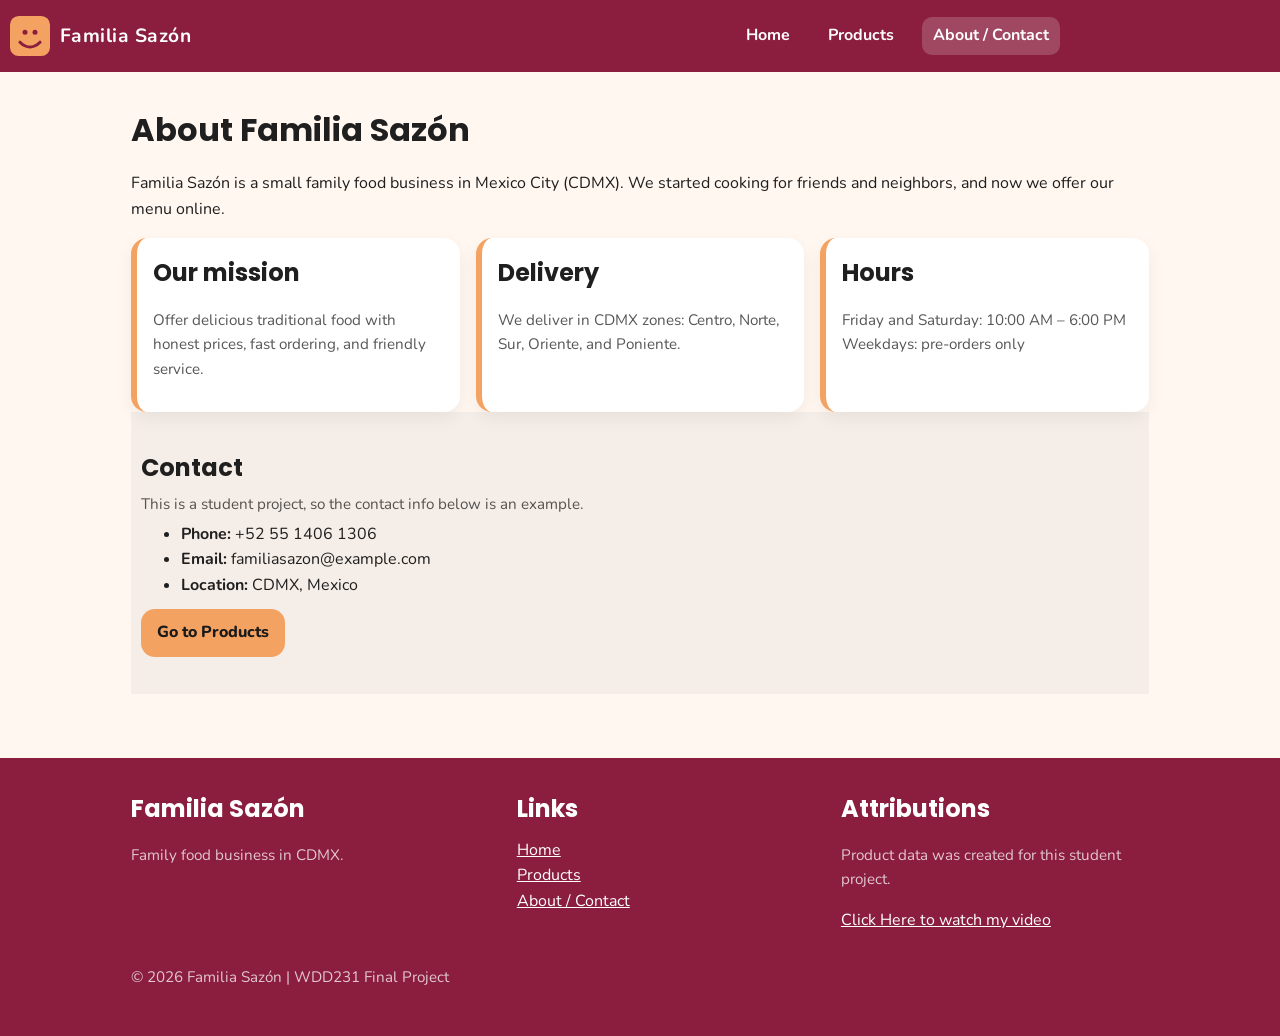
<file: final/about.html>
<!DOCTYPE html>
<html lang="en">

<head>
    <meta charset="UTF-8">
    <meta name="viewport" content="width=device-width, initial-scale=1.0">

    <title>Familia Sazón | About & Contact</title>
    <meta name="description" content="Learn about Familia Sazón, a family food business in CDMX. Contact us to place an order or ask about delivery zones.">
    <meta name="author" content="Josué Amulek Mendoza Pérez">

    <meta property="og:title" content="Familia Sazón | About & Contact">
    <meta property="og:description" content="Meet Familia Sazón and contact us for orders and delivery in CDMX.">
    <meta property="og:type" content="website">
    <meta property="og:image" content="images/og-image.svg">
    <meta property="og:url" content="about.html">

    <link rel="icon" href="images/favicon.svg" type="image/svg+xml">

    <link rel="preconnect" href="https://fonts.googleapis.com">
    <link rel="preconnect" href="https://fonts.gstatic.com" crossorigin>
    <link href="https://fonts.googleapis.com/css2?family=Poppins:wght@600;700&family=Nunito:wght@400;600&display=swap"
        rel="stylesheet">

    <link rel="stylesheet" href="styles/small.css">
    <link rel="stylesheet" href="styles/large.css">

    <script type="module" src="scripts/main.js"></script>
</head>

<body>
    <a class="skip-link" href="#main">Skip to main content</a>

    <header class="site-header">
        <div class="container header-inner">
            <a class="brand" href="index.html">
                <img src="images/logo.svg" alt="Familia Sazón logo" width="40" height="40" />
                <span>Familia Sazón</span>
            </a>

            <button id="menuBtn" class="menu-btn" aria-label="Open menu" aria-expanded="false"
                aria-controls="primaryNav">
                ☰
            </button>

            <nav id="primaryNav" class="nav" aria-label="Primary navigation">
                <a href="index.html">Home</a>
                <a href="products.html">Products</a>
                <a class="active" href="about.html">About / Contact</a>
            </nav>
        </div>
    </header>

    <main id="main" class="section">
        <div class="container">
            <h1>About Familia Sazón</h1>
            <p>
                Familia Sazón is a small family food business in Mexico City (CDMX).
                We started cooking for friends and neighbors, and now we offer our menu online.
            </p>

            <div class="cards">
                <article class="card">
                    <h2>Our mission</h2>
                    <p class="small">
                        Offer delicious traditional food with honest prices, fast ordering, and friendly service.
                    </p>
                </article>

                <article class="card">
                    <h2>Delivery</h2>
                    <p class="small">
                        We deliver in CDMX zones: Centro, Norte, Sur, Oriente, and Poniente.
                    </p>
                </article>

                <article class="card">
                    <h2>Hours</h2>
                    <p class="small">
                        Friday and Saturday: 10:00 AM – 6:00 PM<br>
                        Weekdays: pre-orders only
                    </p>
                </article>
            </div>

            <section class="section alt">
                <h2>Contact</h2>
                <p class="small">
                    This is a student project, so the contact info below is an example.
                </p>

                <ul class="contact-list">
                    <li><strong>Phone:</strong> +52 55 1406 1306</li>
                    <li><strong>Email:</strong> familiasazon@example.com</li>
                    <li><strong>Location:</strong> CDMX, Mexico</li>
                </ul>

                <a class="btn" href="products.html">Go to Products</a>
            </section>
        </div>
    </main>

    <footer class="site-footer">
        <div class="container footer-grid">
            <div>
                <h2 class="footer-title">Familia Sazón</h2>
                <p class="small">Family food business in CDMX.</p>
            </div>

            <div>
                <h2 class="footer-title">Links</h2>
                <a href="index.html">Home</a><br />
                <a href="products.html">Products</a><br />
                <a href="about.html">About / Contact</a>
            </div>

            <div>
                <h2 class="footer-title">Attributions</h2>
                <p class="small">
                    Product data was created for this student project.
                </p>
                <p><a href="https://youtu.be/5b-khmGegZw">Click Here to watch my video</a></p>
            </div>
        </div>

        <div class="container">
            <p class="small footer-bottom">
                &copy; <span id="year"></span> Familia Sazón | WDD231 Final Project
            </p>
        </div>
    </footer>
</body>

</html>
</file>
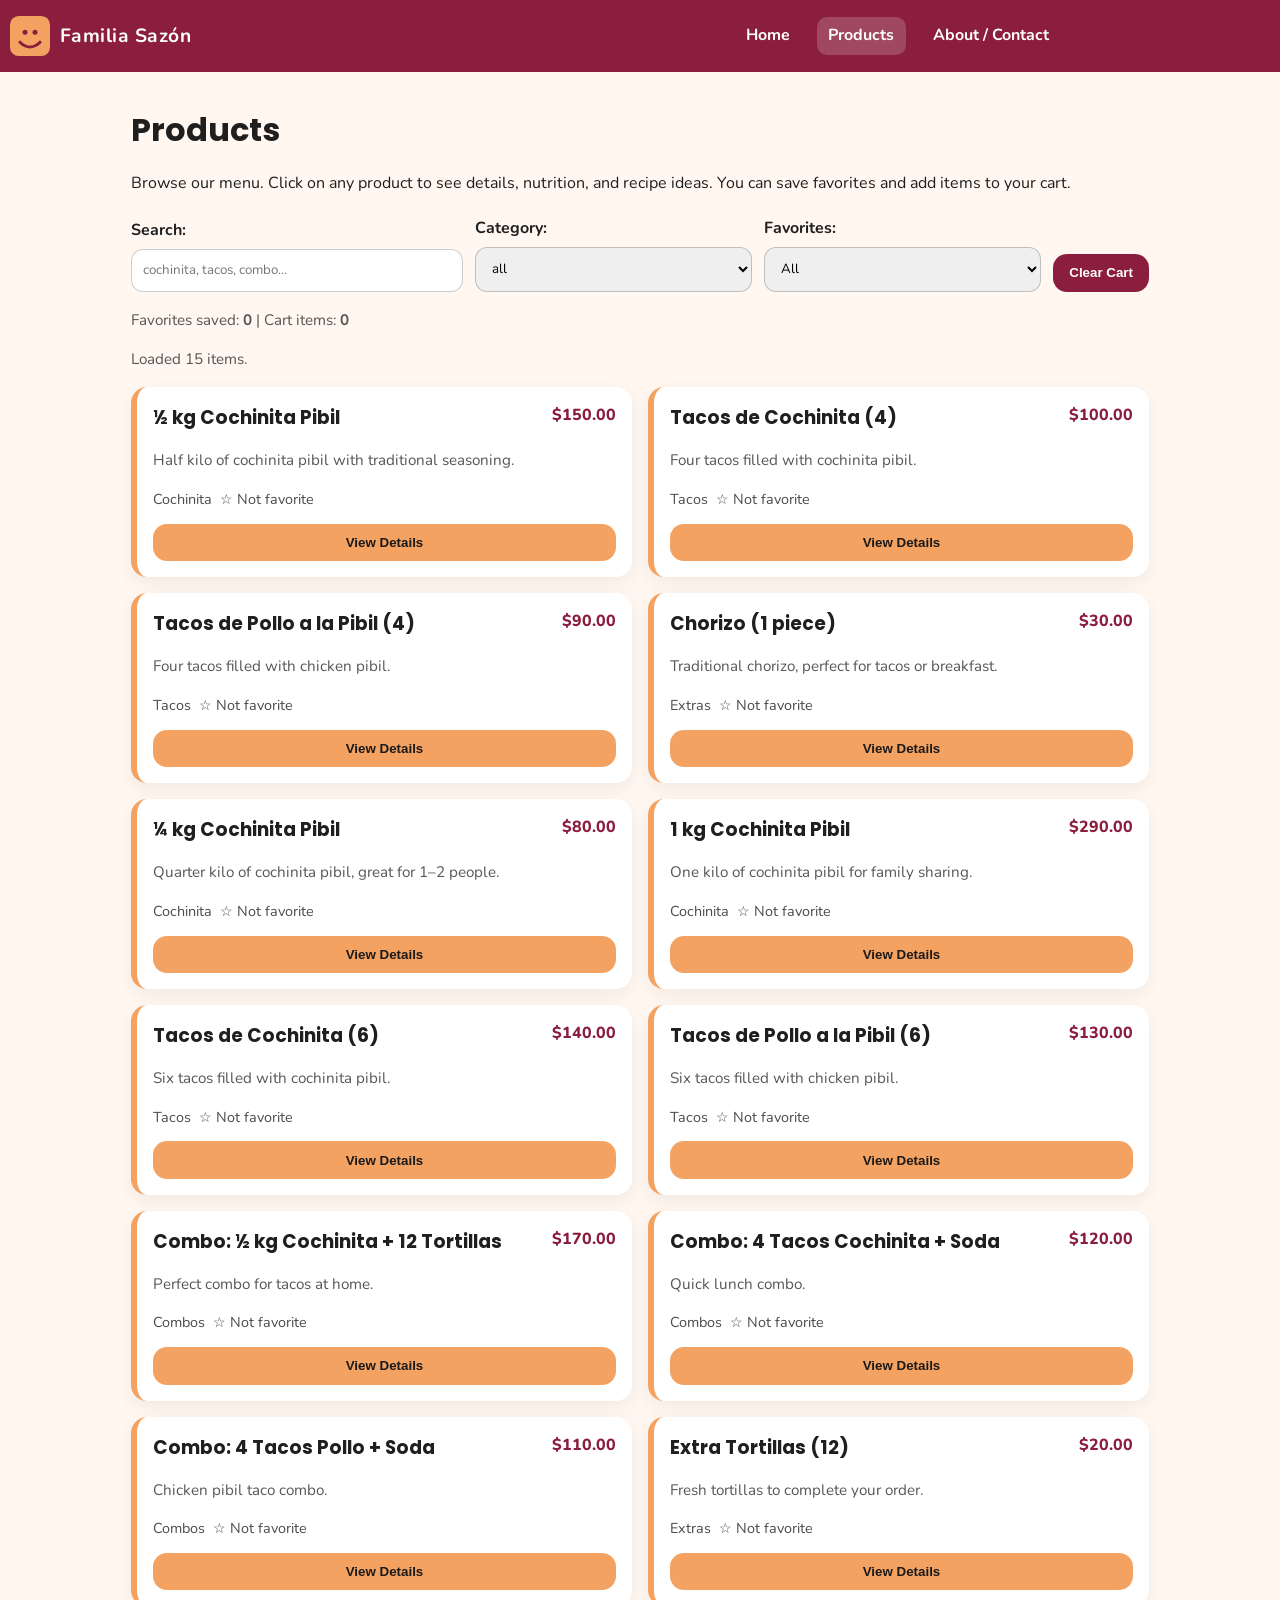
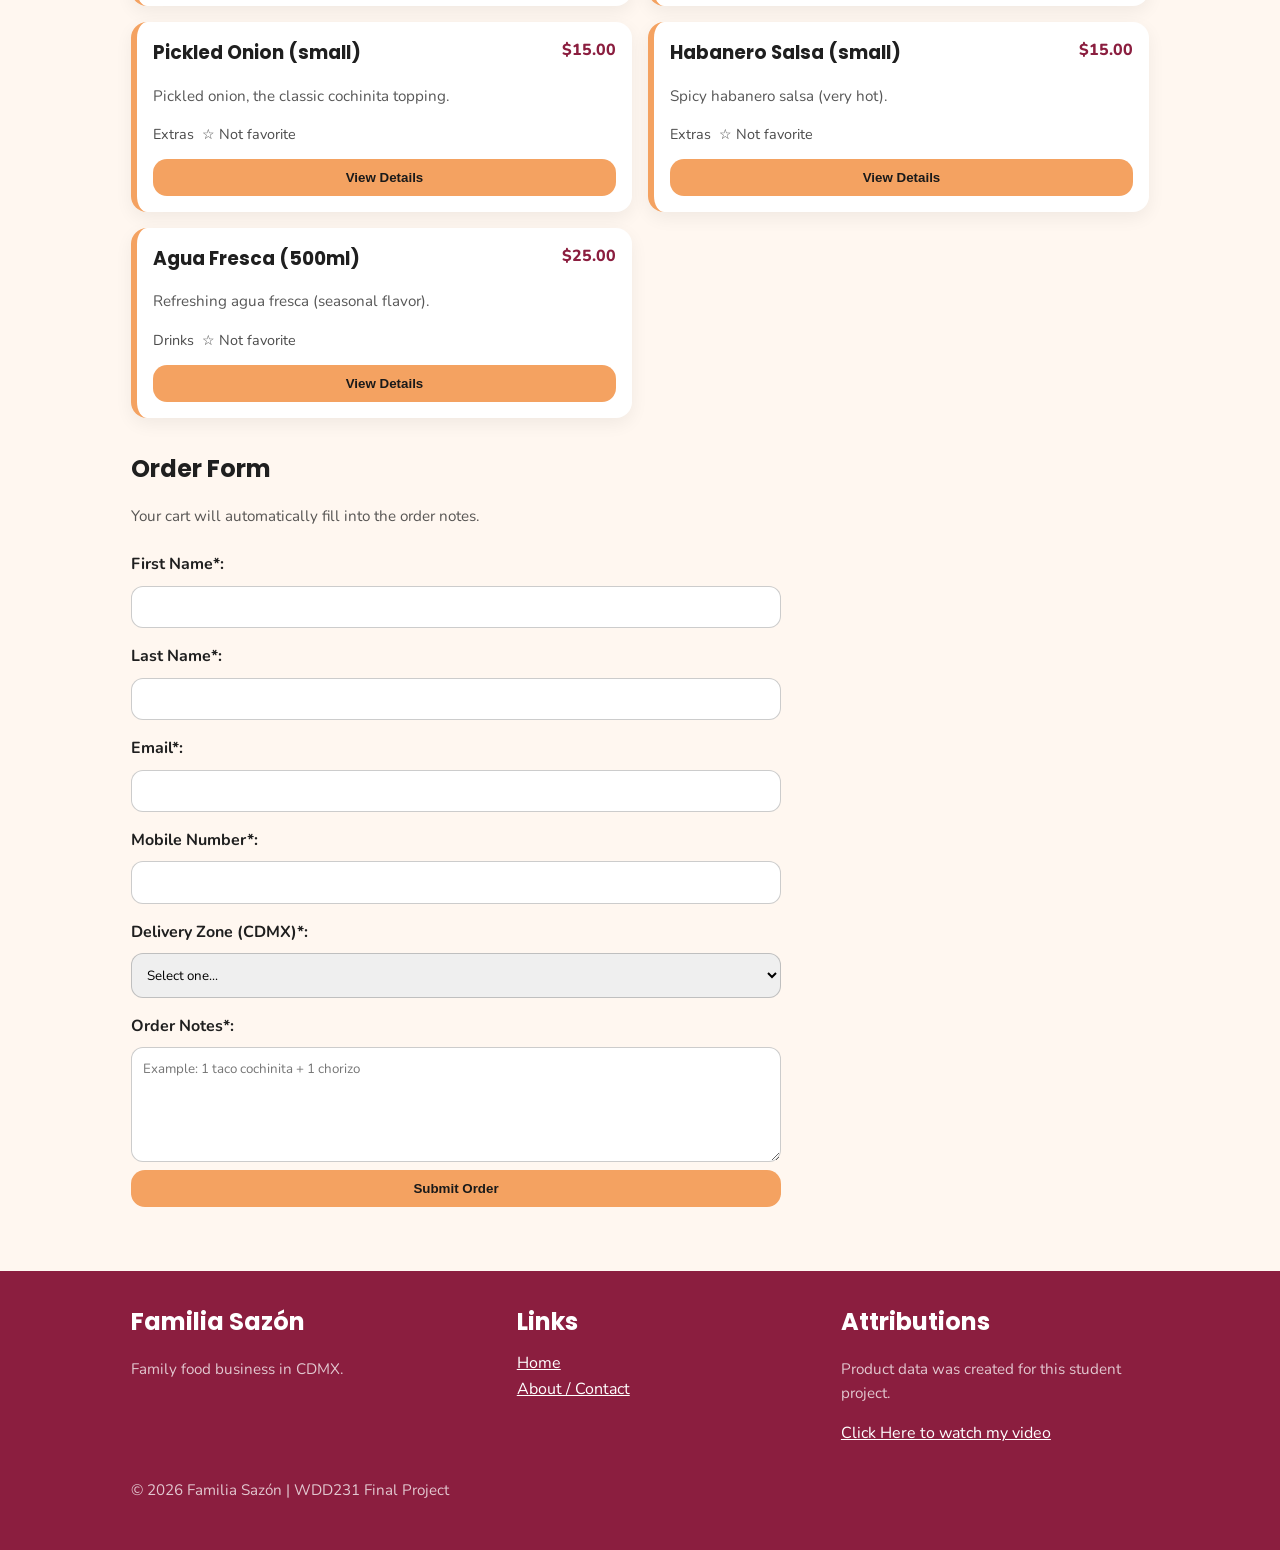
<file: final/products.html>
<!DOCTYPE html>
<html lang="en">

<head>
    <meta charset="UTF-8">
    <meta name="viewport" content="width=device-width, initial-scale=1.0">

    <title>Familia Sazón | Products</title>
    <meta name="description" content="Browse Familia Sazón products: cochinita pibil, tacos, chorizo, extras, drinks, and combos. Save favorites and submit an order online.">
    <meta name="author" content="Josué Amulek Mendoza Pérez">

    <meta property="og:title" content="Familia Sazón | Products">
    <meta property="og:description" content="Explore cochinita pibil, tacos, extras, drinks, and combos. Save favorites and order online.">
    <meta property="og:type" content="website">
    <meta property="og:image" content="images/og-image.svg">
    <meta property="og:url" content="products.html">

    <link rel="icon" href="images/favicon.svg" type="image/svg+xml">

    <link rel="preconnect" href="https://fonts.googleapis.com">
    <link rel="preconnect" href="https://fonts.gstatic.com" crossorigin>
    <link href="https://fonts.googleapis.com/css2?family=Poppins:wght@600;700&family=Nunito:wght@400;600&display=swap"
        rel="stylesheet">

    <link rel="stylesheet" href="styles/small.css">
    <link rel="stylesheet" href="styles/large.css">

    <script type="module" src="scripts/main.js"></script>
    <script type="module" src="scripts/products.js"></script>
</head>

<body>
    <a class="skip-link" href="#main">Skip to main content</a>

    <header class="site-header">
        <div class="container header-inner">
            <a class="brand" href="index.html">
                <img src="images/logo.svg" alt="Familia Sazón logo" width="40" height="40" />
                <span>Familia Sazón</span>
            </a>

            <button id="menuBtn" class="menu-btn" aria-label="Open menu" aria-expanded="false"
                aria-controls="primaryNav">
                ☰
            </button>

            <nav id="primaryNav" class="nav" aria-label="Primary navigation">
                <a href="index.html">Home</a>
                <a class="active" href="products.html">Products</a>
                <a href="about.html">About / Contact</a>
            </nav>
        </div>
    </header>

    <main id="main" class="section">
        <div class="container">
            <h1>Products</h1>
            <p>
                Browse our menu. Click on any product to see details, nutrition, and recipe ideas.
                You can save favorites and add items to your cart.
            </p>

            <div class="toolbar">
                <label class="tool">
                    Search:
                    <input id="searchInput" type="search" placeholder="cochinita, tacos, combo..." />
                </label>

                <label class="tool">
                    Category:
                    <select id="categorySelect">
                        <option value="all">All</option>
                    </select>
                </label>

                <label class="tool">
                    Favorites:
                    <select id="favoritesSelect">
                        <option value="all">All</option>
                        <option value="favorites">Favorites only</option>
                    </select>
                </label>

                <button id="clearCartBtn" class="btn btn-dark" type="button">
                    Clear Cart
                </button>
            </div>

            <p class="small">
                Favorites saved: <strong><span id="favCount">0</span></strong> |
                Cart items: <strong><span id="cartCount">0</span></strong>
            </p>

            <p id="statusText" class="small" aria-live="polite"></p>

            <div id="productGrid" class="product-grid" aria-live="polite"></div>

            <section class="order-section">
                <h2>Order Form</h2>
                <p class="small">
                    Your cart will automatically fill into the order notes.
                </p>

                <form id="orderForm" class="order-form" method="get" action="thankyou.html">
                    <label for="fname">First Name*:</label>
                    <input type="text" name="fname" id="fname" required autocomplete="given-name" />

                    <label for="lname">Last Name*:</label>
                    <input type="text" name="lname" id="lname" required autocomplete="family-name" />

                    <label for="email">Email*:</label>
                    <input type="email" name="email" id="email" required autocomplete="email" />

                    <label for="mobile">Mobile Number*:</label>
                    <input type="tel" name="mobile" id="mobile" required autocomplete="tel" />

                    <label for="zone">Delivery Zone (CDMX)*:</label>
                    <select name="zone" id="zone" required>
                        <option value="">Select one...</option>
                        <option value="centro">Centro</option>
                        <option value="norte">Norte</option>
                        <option value="sur">Sur</option>
                        <option value="oriente">Oriente</option>
                        <option value="poniente">Poniente</option>
                    </select>

                    <label for="notes">Order Notes*:</label>
                    <textarea name="notes" id="notes" required rows="5"
                        placeholder="Example: 1 taco cochinita + 1 chorizo"></textarea>

                    <input type="hidden" name="cart" id="cartField" />

                    <button class="btn" type="submit">Submit Order</button>
                </form>
            </section>
        </div>
    </main>

    <dialog id="productModal" class="modal" aria-labelledby="modalTitle">
        <div class="modal-content">
            <button id="closeModalBtn" class="modal-close" type="button" aria-label="Close dialog">✕</button>

            <h2 id="modalTitle">Product</h2>
            <p id="modalDesc"></p>

            <div class="modal-details">
                <p><strong>Price:</strong> <span id="modalPrice"></span></p>
                <p><strong>Category:</strong> <span id="modalCategory"></span></p>
                <p><strong>Nutrition:</strong> <span id="modalNutrition"></span></p>
            </div>

            <h3>Recipe Idea</h3>
            <p id="modalRecipe"></p>

            <div class="modal-actions">
                <button id="modalFavBtn" class="btn btn-dark" type="button">Save Favorite</button>
                <button id="modalCartBtn" class="btn" type="button">Add to Cart</button>
            </div>
        </div>
    </dialog>

    <footer class="site-footer">
        <div class="container footer-grid">
            <div>
                <h2 class="footer-title">Familia Sazón</h2>
                <p class="small">Family food business in CDMX.</p>
            </div>

            <div>
                <h2 class="footer-title">Links</h2>
                <a href="index.html">Home</a><br />
                <a href="about.html">About / Contact</a>
            </div>

            <div>
                <h2 class="footer-title">Attributions</h2>
                <p class="small">
                    Product data was created for this student project.
                </p>
                <p><a href="https://youtu.be/5b-khmGegZw">Click Here to watch my video</a></p>
            </div>
        </div>

        <div class="container">
            <p class="small footer-bottom">
                &copy; <span id="year"></span> Familia Sazón | WDD231 Final Project
            </p>
        </div>
    </footer>
</body>

</html>
</file>
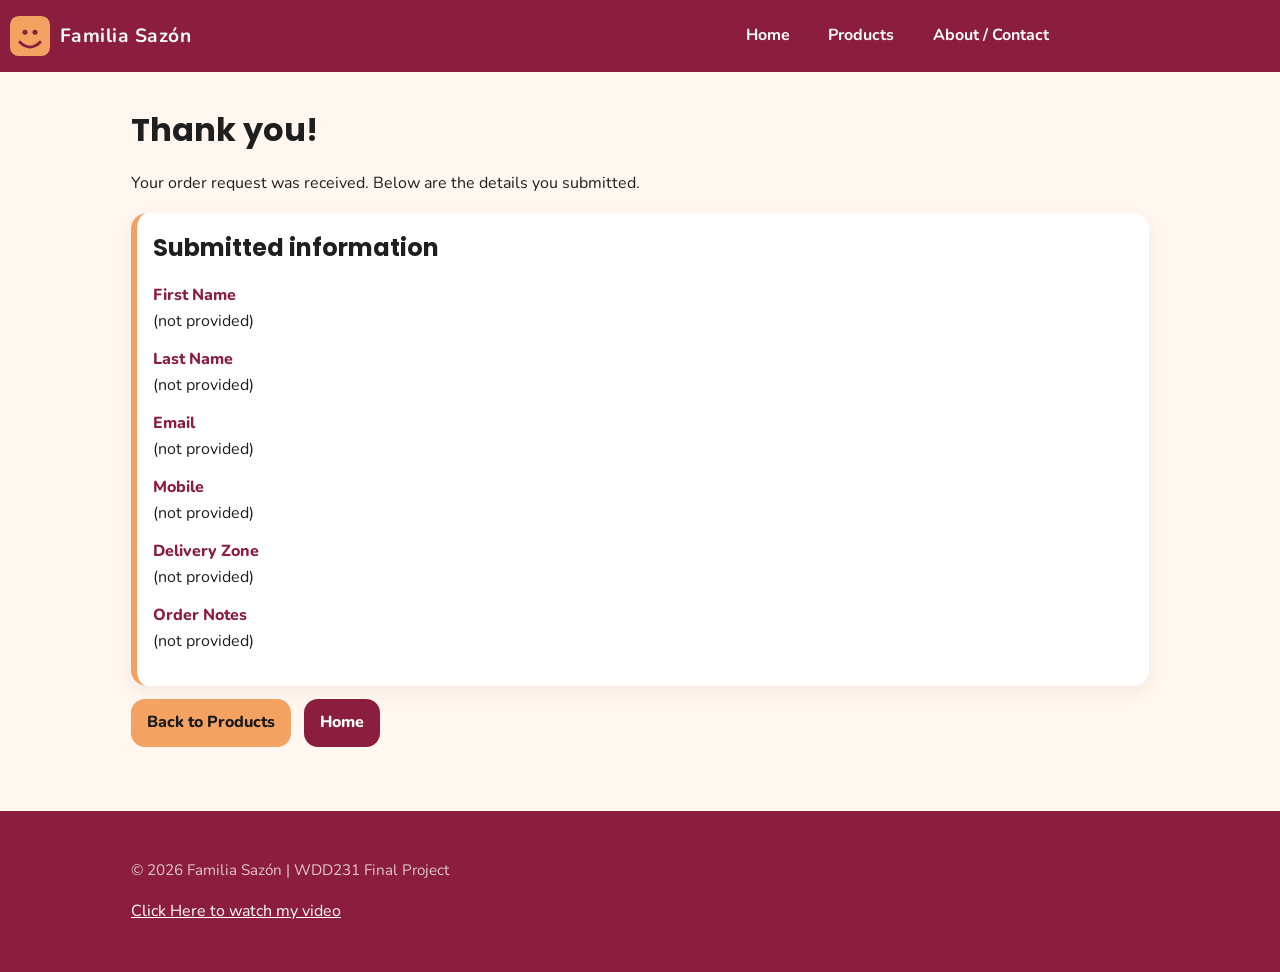
<file: final/thankyou.html>
<!DOCTYPE html>
<html lang="en">

<head>
    <meta charset="UTF-8">
    <meta name="viewport" content="width=device-width, initial-scale=1.0">

    <title>Familia Sazón | Thank You</title>
    <meta name="description" content="Thank you for your order with Familia Sazón. Review your order details and delivery zone in CDMX.">
    <meta name="author" content="Josué Amulek Mendoza Pérez">

    <meta property="og:title" content="Familia Sazón | Thank You">
    <meta property="og:description" content="Your order request was received. Review your submitted details.">
    <meta property="og:type" content="website">
    <meta property="og:image" content="images/og-image.svg">
    <meta property="og:url" content="thankyou.html">

    <link rel="icon" href="images/favicon.svg" type="image/svg+xml">

    <link rel="preconnect" href="https://fonts.googleapis.com">
    <link rel="preconnect" href="https://fonts.gstatic.com" crossorigin>
    <link href="https://fonts.googleapis.com/css2?family=Poppins:wght@600;700&family=Nunito:wght@400;600&display=swap"
        rel="stylesheet">

    <link rel="stylesheet" href="styles/small.css">
    <link rel="stylesheet" href="styles/large.css">

    <script type="module" src="scripts/main.js"></script>
    <script type="module" src="scripts/thankyou.js"></script>
</head>

<body>
    <a class="skip-link" href="#main">Skip to main content</a>

    <header class="site-header">
        <div class="container header-inner">
            <a class="brand" href="index.html">
                <img src="images/logo.svg" alt="Familia Sazón logo" width="40" height="40" />
                <span>Familia Sazón</span>
            </a>

            <button id="menuBtn" class="menu-btn" aria-label="Open menu" aria-expanded="false"
                aria-controls="primaryNav">
                ☰
            </button>

            <nav id="primaryNav" class="nav" aria-label="Primary navigation">
                <a href="index.html">Home</a>
                <a href="products.html">Products</a>
                <a href="about.html">About / Contact</a>
            </nav>
        </div>
    </header>

    <main id="main" class="section">
        <div class="container">
            <h1>Thank you!</h1>
            <p>Your order request was received. Below are the details you submitted.</p>

            <section class="card">
                <h2>Submitted information</h2>

                <dl class="summary">
                    <dt>First Name</dt>
                    <dd id="outFname"></dd>

                    <dt>Last Name</dt>
                    <dd id="outLname"></dd>

                    <dt>Email</dt>
                    <dd id="outEmail"></dd>

                    <dt>Mobile</dt>
                    <dd id="outMobile"></dd>

                    <dt>Delivery Zone</dt>
                    <dd id="outZone"></dd>

                    <dt>Order Notes</dt>
                    <dd id="outNotes"></dd>
                </dl>
            </section>

            <div class="hero-actions">
                <a class="btn" href="products.html">Back to Products</a>
                <a class="btn btn-dark" href="index.html">Home</a>
            </div>
        </div>
    </main>

    <footer class="site-footer">
        <div class="container">
            <p class="small footer-bottom">
                &copy; <span id="year"></span> Familia Sazón | WDD231 Final Project
            </p>
            <p><a href="https://youtu.be/5b-khmGegZw">Click Here to watch my video</a></p>
        </div>
    </footer>
</body>

</html>
</file>
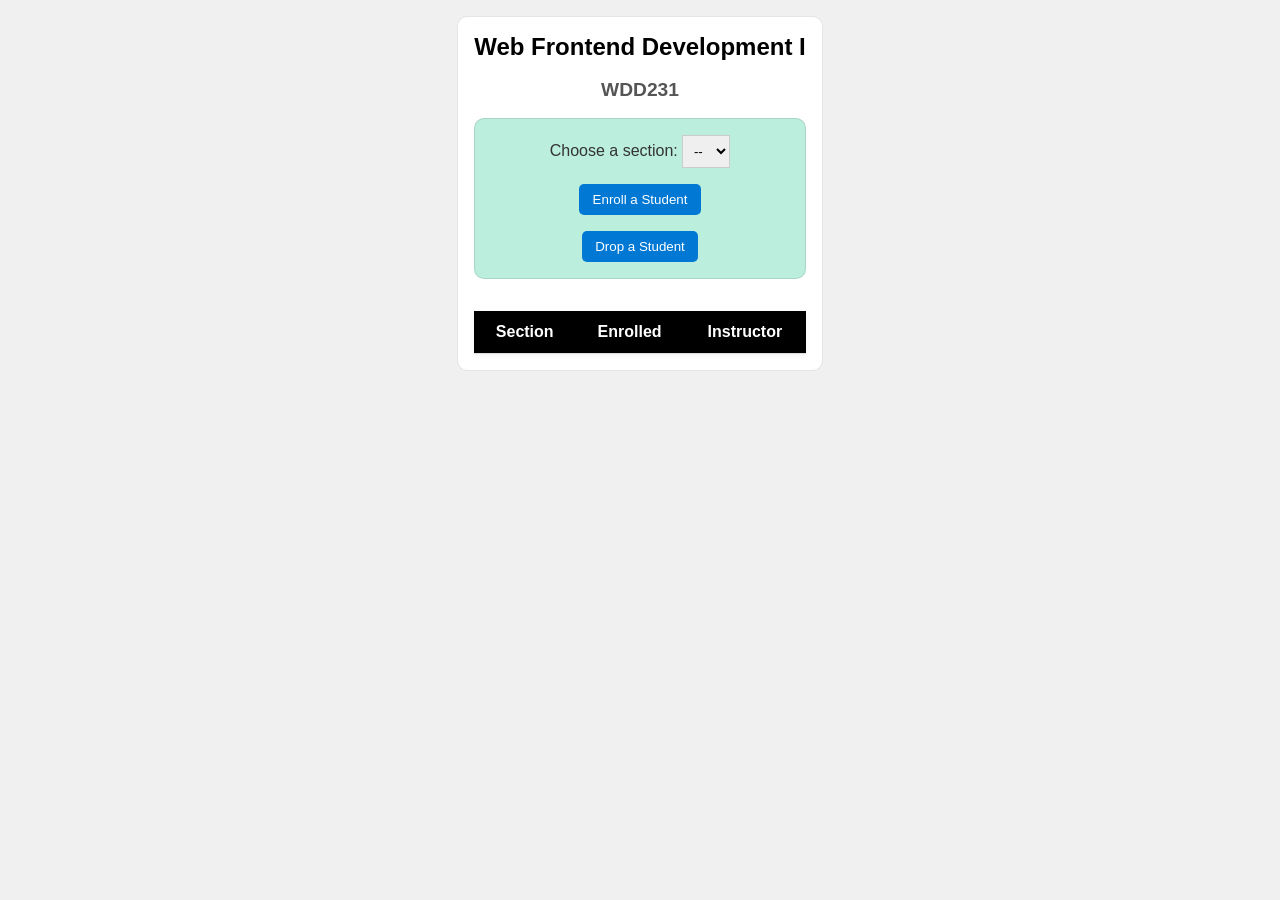
<file: week03/modules.html>
<html lang="en">

<head>
    <meta charset="UTF-8">
    <meta name="viewport" content="width=device-width, initial-scale=1.0">
    <title>Modules Example: Course and Sections</title>
    <link rel="stylesheet" href="styles/modules.css">
    <script type="module" src="scripts/modules.mjs"></script>
</head>

<body>
    <main>
        <h1 id="courseName"></h1>
        <h2 id="courseCode"></h2>

        <div id="enrollment">
            <label for="sectionNumber">Choose a section:</label>
            <select id="sectionNumber">
                <option value="0" disabled selected>--</option>
                <option value="1">1</option>
                <option value="2">2</option>
                <option value="3">3</option>
            </select>
            <button id="enrollStudent">Enroll a Student</button>
            <button id="dropStudent">Drop a Student</button>
        </div>

        <table>
            <thead>
                <tr>
                    <th>Section</th>
                    <th>Enrolled</th>
                    <th>Instructor</th>
                </tr>
            </thead>
            <tbody id="sections"></tbody>
        </table>
    </main>
</body>

</html>
</file>
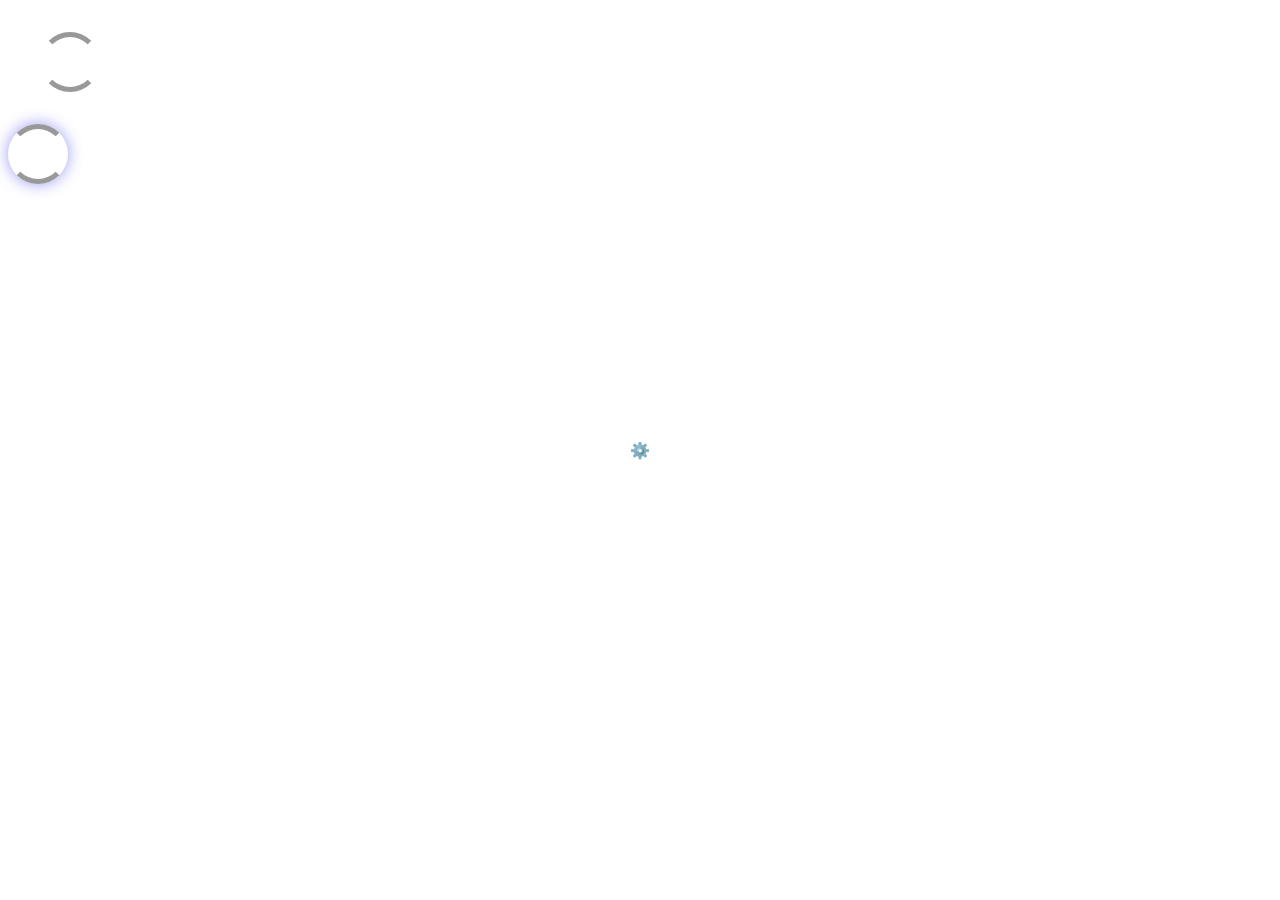
<file: week04/anim-and-transitions.html>
<!DOCTYPE html>
<html lang="en">
<head>
    <meta charset="UTF-8">
    <meta name="viewport" content="width=device-width, initial-scale=1.0">
    <title>Document</title>

    <link rel="stylesheet" href="styles/anim-transition.css">
</head>
<body>
    <div id="loader"></div>
    <div id="loader-t"></div>
</body>
</html>
</file>
<file: styles/base.css>
* {
    font-family: "Josefin Sans", sans-serif;
    box-sizing: border-box;
    margin: 0;
}

/* Header */

header {
    display: grid;
    grid-template-columns: 24px auto 44px;
    padding: 5px 0 5px 10px;
    align-items: end;
    border-bottom: solid 1px #ddd;
    column-gap: 8px;
}

header img {
    display: block;
    width: 100%;
    height: auto;
    padding-bottom: 5px;
}

header span {
    font-size: 1.2rem;
    color: #3D405B;
}

/* Hamburger Navigation */
.hamburger {
    background: none;
    border: none;
    font-size: 2rem;
    color: #3D405B;
    cursor: pointer;
    font-family: Verdana, Geneva, Tahoma, sans-serif;
}

.hamburger::before {
    content: "\2630";
}

.hamburger.show::before {
    content: "\00D7";
}

/* navigation */

.navigation {
    display: none;
}

.navigation.show {
    display: block;
}

.navigation ul {
    list-style-type: none;
    margin: 0;
    padding: 0;
}

.navigation a {
    display: block;
    padding: .8rem 10px;
    color: #3D405B;
    text-decoration: none;
    border-bottom:  solid 1px #ddd;
}

.navigation li.current {
    background-color: #eee;
}

.navigation a:hover {
    background-color: #E07A5F;
}

/* Main */

h1 {
    margin-left: 10px;
    color: #3D405B;
}

section {
    margin-left: 10px;
    margin-right: 10px;
    margin-bottom: 20px;
    background-color: #eee;
}

h2 {
    background-color: #3D405B;
    text-align: center;
    padding: 10px 0;
    color: #ddd;
}

section img {
    display: block;
    width: 90%;
    height: auto;
    margin: 0 auto;
    padding: 10px 0;
}

section p {
    margin: 0 10px;
    padding: 10px 0;
}

.filters {
    display: flex;
    gap: .8rem;
    margin-bottom: 1rem;
}

.filters button {
    flex: 1;
    padding: .5rem;
    margin: 10px 10px 0;
    border-radius: 6px;
    background-color: #cfcfcf;
    font-weight: bold;
}

.filters button:hover {
    background-color: #E07A5F;
    cursor: pointer;
}

#course-cards {
    display: flex;
    flex-direction: column;
    gap: .6rem;
}

.course-card {
    padding: 1rem;
    border-radius: 10px;
    border: 2px solid #ddd;
    background-color: #E07A5F;
    cursor: pointer;
}

.course-card:hover {
    background-color: #5ee669;
}

.course-card.completed {
    border: 2px solid #5ee669;
    background-color: #cfcfcf;
}

.course-card.completed:hover {
    background-color: #5ee669;
}

.course-card h3 {
    margin: 0;
    font-size: 1rem;
}

.course-card .status {
    margin-top: 0.5rem;
    font-weight: bold;
    font-size: 0.85rem;
}

dialog {
    border: 1px solid (#3D405B / 10%);
    border-radius: .4rem;
    padding: 16px;
    background-color: #cfcfcf;
    box-shadow: 0 0 48px #777;
    width: 90%;
    max-width: 600px;
    margin: auto;
}

::backdrop {
    background-color: (#E07A5F / 50%);
}

dialog button {
    position: absolute;
    top: 20px;
    right: 20px;
    padding: 8px 16px;
    border: 1px solid (#3D405B / 10%);
    cursor: pointer;
}

/* Footer */
footer {
    background-color: #eee;
    padding: 1rem 10px;
    text-align: center;
}

.social {
    display: flex;
    justify-content: center;
    column-gap: 20px;
    margin-bottom: 12px;
}

.social a {
    display: flex;
    justify-content: center;
    align-items: center;
    width: 50px;
    height: 50px;
    border: solid 1px #ccc;
    border-radius: 28px;
}

.social img {
    width: 28px;
    height: auto;
}

.social a:hover {
    background-color: #ddd;
}
</file>
<file: styles/larger.css>
@media only screen and (min-width: 608px) {

    header, main, nav, footer {
        max-width: 900px;
        margin: 0 auto;
    }

    header {
        grid-template-columns: 24px auto;
    }

    .hamburger {
        display: none;
    }

    .navigation {
        display: block;
        border-bottom: solid 1px #eee;
    }

    nav ul {
        display: flex;
    }

    .navigation a {
        border: none;
    }

    main {
        display: grid;
        grid-template-columns: repeat(3, 1fr);
    }

    .about {
        grid-column: 1/3;
    }

    .photo {
        grid-column: 3/4;
    }

    #certificate {
        grid-column: 1/4;
    }

    #course-cards {
        display: grid;
        grid-template-columns: repeat(3, 1fr);
    }

}
</file>
<file: final/styles/small.css>
:root {
    --primary: #8B1E3F;
    --accent: #F4A261;
    --bg: #FFF7F0;
    --dark: #1f1f1f;
    --card: #ffffff;
}

* {
    box-sizing: border-box;
}

body {
    margin: 0;
    font-family: "Nunito", sans-serif;
    background: var(--bg);
    color: var(--dark);
    line-height: 1.6;
}

h1,
h2,
h3 {
    font-family: "Poppins", sans-serif;
    margin: 0 0 0.6rem;
}

a {
    color: inherit;
    text-decoration: none;
}

.container {
    max-width: 1050px;
    margin: 0 auto;
    padding: 0 1rem;
}

.skip-link {
    position: absolute;
    left: -999px;
    top: 0;
    background: var(--accent);
    color: #1a1a1a;
    padding: 0.7rem 1rem;
    border-radius: 14px;
    z-index: 9999;
    font-weight: 800;
}

.skip-link:focus {
    left: 1rem;
    top: 1rem;
}

.site-header {
    background: var(--primary);
    color: white;
}

.header-inner {
    display: flex;
    justify-content: space-between;
    align-items: center;
    padding: 1rem 0;
    gap: 1rem;
    flex-wrap: wrap;
    margin: 0 10px;
}

.brand {
    display: flex;
    align-items: center;
    gap: 0.6rem;
    font-weight: 700;
    font-size: 1.2rem;
    letter-spacing: 0.5px;
}

.brand img {
    display: block;
}

.menu-btn {
    border: none;
    background: rgba(255, 255, 255, 0.18);
    color: white;
    width: 44px;
    height: 44px;
    border-radius: 12px;
    cursor: pointer;
    font-size: 1.25rem;
    font-weight: 900;
}

.nav {
    display: none;
    flex-direction: column;
    gap: 0.4rem;
    width: 100%;
}

.nav.open {
    display: flex;
}

.nav a {
    padding: 0.4rem 0.7rem;
    border-radius: 10px;
    font-weight: 700;
    color: white;
}

.nav a.active,
.nav a:hover {
    background: rgba(255, 255, 255, 0.18);
}

.hero {
    padding: 2.5rem 0;
}

.hero-grid {
    display: grid;
    gap: 1.5rem;
    grid-template-columns: 1fr;
}

.hero-actions {
    display: flex;
    gap: 0.8rem;
    flex-wrap: wrap;
    margin-top: 0.8rem;
}

.btn {
    display: inline-block;
    margin-top: 0;
    background: var(--accent);
    color: #1a1a1a;
    font-weight: 800;
    padding: 0.7rem 1rem;
    border-radius: 14px;
    border: none;
    cursor: pointer;
}

.btn.btn-dark {
    background: var(--primary);
    color: white;
}

.section {
    padding: 2rem 0;
}

.alt,
.section-alt {
    background: rgba(0, 0, 0, 0.04);
}

.alt h2, .alt p, .alt ul, .alt a {
    margin: 5px 10px;
}

.cards {
    display: grid;
    gap: 1rem;
    grid-template-columns: 1fr;
    margin-top: 1rem;
}

.card {
    background: var(--card);
    border-radius: 16px;
    padding: 1rem;
    box-shadow: 0 6px 18px rgba(0, 0, 0, 0.06);
    border-left: 6px solid var(--accent);
}

.small {
    opacity: 0.75;
    font-size: 0.95rem;
}

.page-title {
    padding: 2rem 0 1rem;
}

.page-title h1 {
    margin-bottom: 0.4rem;
}

.toolbar {
    display: grid;
    gap: 0.75rem;
    margin: 1.2rem 0 1rem;
}

.tool {
    display: grid;
    gap: 0.35rem;
    font-weight: 700;
}

input,
select,
textarea {
    font-family: inherit;
    width: 100%;
    padding: 0.7rem;
    border-radius: 12px;
    border: 1px solid rgba(0, 0, 0, 0.2);
}

.product-grid {
    display: grid;
    grid-template-columns: 1fr;
    gap: 1rem;
    margin-top: 1rem;
}

.product-card {
    background: var(--card);
    border-radius: 16px;
    box-shadow: 0 6px 18px rgba(0, 0, 0, 0.06);
    border-left: 6px solid var(--accent);
    overflow: hidden;
    padding: 1rem;
}

.product-top {
    display: flex;
    justify-content: space-between;
    align-items: flex-start;
    gap: 1rem;
}

.product-card h3 {
    margin: 0;
}

.price {
    margin: 0;
    font-weight: 800;
    color: var(--primary);
}

.product-meta {
    display: flex;
    flex-wrap: wrap;
    gap: 0.5rem;
}

.tag {
    font-size: 0.9rem;
    opacity: 0.8;
}

.product-btn {
    width: 100%;
    margin-top: 0.8rem;
}

.order-section {
    margin-top: 2rem;
}

.order-form {
    display: grid;
    gap: 0.5rem;
    max-width: 650px;
    margin-top: 1rem;
}

.order-form label {
    font-weight: 700;
    margin-top: 0.5rem;
}

.modal {
    width: min(700px, 92vw);
    border: none;
    border-radius: 18px;
    padding: 0;
    box-shadow: 0 20px 40px rgba(0, 0, 0, 0.25);
}

.modal::backdrop {
    background: rgba(0, 0, 0, 0.55);
}

.modal-content {
    padding: 1.2rem;
    background: #fff;
    border-radius: 18px;
    position: relative;
}

.modal-close {
    border: none;
    background: rgba(0, 0, 0, 0.08);
    width: 40px;
    height: 40px;
    border-radius: 12px;
    cursor: pointer;
    font-size: 1.1rem;
    font-weight: 900;
}

.modal-actions {
    display: flex;
    gap: 0.8rem;
    flex-wrap: wrap;
    margin-top: 1rem;
}

.map-box {
    margin-top: 1rem;
    height: 240px;
    border-radius: 16px;
    border: 2px dashed rgba(0, 0, 0, 0.25);
    background: #fff;
    display: grid;
    place-items: center;
    font-weight: 700;
}

.contact-box {
    background: #fff;
    border-radius: 16px;
    padding: 1rem;
    border-left: 6px solid var(--accent);
    max-width: 650px;
}

.summary dt {
    font-weight: 800;
    color: var(--primary);
}

.summary dd {
    margin: 0 0 0.8rem 0;
}

.site-footer {
    background: var(--primary);
    color: white;
    padding: 2rem 0;
    margin-top: 2rem;
}

.footer-grid {
    display: grid;
    gap: 1rem;
    grid-template-columns: 1fr;
}

.site-footer a {
    color: white;
    text-decoration: underline;
}
</file>
<file: final/styles/large.css>
@media (min-width: 800px) {

    .header-inner {
        flex-wrap: nowrap;
    }

    .menu-btn {
        display: none;
    }

    .nav {
        display: flex !important;
        flex-direction: row;
        width: auto;
        gap: 1rem;
    }

    .hero-grid {
        grid-template-columns: 1.1fr 1fr;
        align-items: center;
    }

    .cards {
        grid-template-columns: repeat(3, 1fr);
    }

    .footer-grid {
        grid-template-columns: 1.2fr 1fr 1fr;
    }

    .product-grid {
        grid-template-columns: repeat(2, 1fr);
    }

    .toolbar {
        grid-template-columns: 1.2fr 1fr 1fr auto;
        align-items: end;
    }
}
</file>
<file: chamber/styles/small.css>
* {
    margin: 0;
    padding: 0;
    box-sizing: border-box;
    font-family: "Josefin Sans", sans-serif;
}

:root {
    --primary-color: #2818bc;
    --accent-color: #b8ff97;
    --accent-light: #a8ff7f;
    --border-color: #ddd;
}

body {
    font-family: "Josefin Sans", sans-serif;
    line-height: 1.5;
}

img {
    display: block;
    max-width: 100%;
    height: auto;
}

h1 {
    margin: 0 10px;
    color: var(--primary-color);
    text-align: center;
}

/* ---------- HEADER ---------- */
header {
    display: grid;
    grid-template-columns: 24px auto 24px 44px;
    padding: 5px 0 5px 10px;
    align-items: center;
    border-bottom: 1px solid var(--border-color);
    column-gap: 8px;
    background-color: var(--accent-color);
    font-size: .9rem;
}

header span {
    font-size: 1rem;
    color: var(--primary-color);
}

/* ---------- HAMBURGER ---------- */
.hamburger {
    background: none;
    border: none;
    font-size: 2rem;
    color: var(--primary-color);
    cursor: pointer;
    font-family: Verdana, Geneva, Tahoma, sans-serif;
}

.hamburger::before {
    content: "\2630";
}

.hamburger.show::before {
    content: "\00D7";
}

/* ---------- NAVIGATION ---------- */
.navigation {
    display: none;
}

.navigation.show {
    display: block;
    grid-column: 1 / -1;
}

.navigation ul {
    list-style: none;
}

.navigation a {
    display: block;
    padding: .5rem 20px;
    color: var(--primary-color);
    text-decoration: none;
    border-bottom: 1px solid var(--border-color);
}

.navigation li.current {
    background-color: var(--accent-light);
}

.navigation a:hover {
    background-color: #eee;
}

/* ---------- MAIN ---------- */
.direc {
    width: 100%;
}
.hero {
    position: relative;
}

.hero img{
    width: 100%;
    height: auto;
    display: block;
}

#call-to-action {
    position: absolute;
    bottom: 1.5rem;
    right: 1.25rem;

    padding: 0.75rem 0.5rem;
    background-color: #2818bc;
    color: #fff;
    border: none;
    border-radius: 8px;
    font-size: 1rem;
    cursor: pointer;
    text-decoration: none;
}

#call-to-action:hover {
    background-color: #1f1490;
}

.cards {
    display: block;
    margin: 10px auto;
    padding: 10px;
    border-radius: 5px;
    font-weight: bold;
    text-align: center;
    color: var(--primary-color);
    background-color: var(--accent-color);
}

.join-layout {
    display: grid;
    grid-template-columns: 1fr;
    gap: 1rem;
    margin: 10px 10px;
}

form {
    display: flex;
    flex-direction: column;
    gap: 0.8rem;
    padding: 1rem;
    border: 1px solid #92e16d;
    border-radius: 8px;
    background-color: #fff;
}

form h2 {
    text-align: center;
    margin-bottom: 0.5rem;
}

form input,
form select,
form textarea {
    width: 100%;
    padding: 0.5rem;
    border: 1px solid var(--border-color);
    border-radius: 6px;
    margin-top: 5px;
}

form textarea {
    min-height: 90px;
    resize: vertical;
}

form input[type="submit"] {
    background-color: var(--accent-light);
    color: var(--primary-color);
    font-weight: bold;
    border: none;
    padding: 0.75rem;
    border-radius: 8px;
    cursor: pointer;
}

form input[type="submit"]:hover {
    background-color: var(--border-color);
}

.membership-section {
    display: grid;
    gap: 1rem;
}

.membership-section h2 {
    text-align: center;
    margin-bottom: 0.5rem;
}

.card {
    border: 1px solid #92e16d;
    padding: 1rem;
    border-radius: 8px 0 8px 0;
    background-color: var(--accent-color);
    text-align: center;
    margin-bottom: 10px;
    opacity: 0;
    transform: translateY(12px);
    animation: cardIntro 0.6s ease-out forwards;
}

.membership-section .card:nth-child(2) {
    animation-delay: 0.1s;
}

.membership-section .card:nth-child(3) {
    animation-delay: 0.2s;
}

.membership-section .card:nth-child(4) {
    animation-delay: 0.3s;
}

.membership-section .card:nth-child(5) {
    animation-delay: 0.4s;
}

@keyframes cardIntro {
    from {
        opacity: 0;
        transform: translateY(12px);
        background-color: #ffffff;
    }

    to {
        opacity: 1;
        transform: translateY(0);
        background-color: var(--accent-color);
    }
}

@media (prefers-reduced-motion: reduce) {
    .card {
        animation: none;
        opacity: 1;
        transform: none;
    }
}

.card h3 {
    margin-bottom: 0.5rem;
    color: var(--primary-color);
}

.card p {
    color: var(--primary-color);
}

.card button {
    display: inline-block;
    margin-top: 0.5rem;
    font-weight: bold;
    padding: 5px;
    border-radius: 5px;
    background-color: var(--accent-light);
    color: var(--primary-color);
}

.card button:hover {
    background-color: var(--border-color);
}



h2 {
    color: var(--primary-color);
}

dialog {
    width: min(90vw, 500px);
    margin: auto;
    border: none;
    border-radius: 14px;
    padding: 1.5rem;
    background-color: #fff;
    color: var(--primary-color);
    box-shadow: 0 12px 35px rgba(0, 0, 0, 0.35);
    border-top: 10px solid var(--accent-light);
}

dialog p {
    margin: 0.4rem 0;
    font-size: 0.95rem;
}

dialog h2 {
    margin-bottom: 0.75rem;
    font-size: 1.2rem;
    text-align: left;
}

dialog::backdrop {
    background: rgba(0, 0, 0, 0.55);
}

dialog ul {
    margin-top: 0.8rem;
    padding-left: 1.2rem;
}

dialog li {
    margin-bottom: 0.4rem;
}

dialog .close-modal {
    position: absolute;
    top: 12px;
    right: 12px;
    border: none;
    background: transparent;
    font-size: 1.2rem;
    cursor: pointer;
    padding: 0.25rem;
    line-height: 1;
}

dialog .close-modal:hover {
    transform: scale(1.1);
}

.weather h2, .events h2, .forecast h2 {
    background-color: var(--accent-light);
    padding: .5rem 0;
    margin-bottom: 12px;
    text-align: center;
}

.events, .weather, .forecast {
    background-color: var(--accent-color);
}

#forecast {
    list-style: none;
    margin: 0 10px;
}

#forecast li {
    margin-bottom: 10px;
    margin-left: 20px;
}

.weather img {
    margin-left: 20px
}

.spotlight-card img {
    width: 100%;
    margin: 5px auto 10px;
    border: 1px solid #fff;
    box-shadow: 0 0 1rem #555;
    grid-row: 2/3;
}

.spotlight-card h3 {
    grid-column: 1/3;
    grid-row: 1/2;
    border-bottom: 2px solid var(--primary-color);
}

.information-comp {
    grid-column: 2/3;
    text-align: left;
    margin: 5px;
}

.information-comp p {
    margin-top: 5px;
    width: auto;
}

.spotlight-card a {
    grid-column: 2/3;
    word-break: break-word;
    overflow-wrap: anywhere;
}

/* ---------- THANK YOU PAGE ---------- */

.thankyou {
    margin: 1.5rem 10px;
    padding: 1.5rem;
    border: 1px solid #92e16d;
    border-radius: 12px;
    background-color: var(--accent-color);
    text-align: center;
}

.thankyou h1 {
    margin-bottom: 0.5rem;
    color: var(--primary-color);
}

.thankyou p {
    margin: 0.4rem 0;
    color: var(--primary-color);
}

.thankyou-actions {
    margin-top: 1.2rem;
    display: flex;
    flex-direction: column;
    gap: 0.75rem;
    align-items: center;
}

.thankyou-btn {
    display: inline-block;
    text-decoration: none;
    background-color: var(--primary-color);
    color: #fff;
    padding: 0.7rem 1rem;
    border-radius: 10px;
    font-weight: bold;
    width: 100%;
    max-width: 260px;
}

.thankyou-btn:hover {
    background-color: #1f1490;
}

.thankyou-btn.secondary {
    background-color: var(--accent-light);
    color: var(--primary-color);
}

.thankyou-btn.secondary:hover {
    background-color: #c7ffad;
}

.form-summary {
    margin-top: 1.2rem;
    padding: 1rem;
    border-radius: 12px;
    background-color: #fff;
    border: 1px solid var(--border-color);
    text-align: left;
}

.form-summary h2 {
    text-align: center;
    margin-bottom: 0.8rem;
    color: var(--primary-color);
}

.form-summary p {
    padding: 0.5rem 0;
    border-bottom: 1px solid #eee;
    font-size: 0.95rem;
}

.form-summary p:last-child {
    border-bottom: none;
}

.form-summary strong {
    display: inline-block;
    min-width: 140px;
}

.discover {
    padding: 1rem;
    max-width: 1200px;
    margin: 0 auto;
    display: grid;
    gap: 1rem;

    grid-template-areas:
        "hero"
        "visit"
        "info"
        "grid";
}

.discover-hero {
    grid-area: hero;
    margin-left: 10px;
}

.visit-message {
    grid-area: visit;
    background: #f2f2f2;
    padding: 0.75rem 1rem;
    border-radius: 10px;
    display: flex;
    justify-content: space-between;
    align-items: center;
    gap: 1rem;
    margin-left: 10px;
}

.visit-message button {
    border: none;
    background: transparent;
    font-size: 1.2rem;
    cursor: pointer;
}

.discover-info {
    grid-area: info;
    background: #fafafa;
    padding: 1rem;
    border-radius: 10px;
    margin-left: 10px;
}

.discover-grid {
    grid-area: grid;
    margin-left: 10px;
    display: grid;
    gap: 1rem;
    margin-bottom: 10px;
}

.discover-card {
    background: white;
    border: 1px solid var(--accent-color);
    border-radius: 12px;
    padding: 1rem;
    display: grid;
    gap: 0.5rem;
}

.discover-card figure {
    margin: 0;
}

.discover-card img {
    width: 100%;
    height: auto;
    border-radius: 10px;
}

.discover-card address {
    font-style: normal;
    opacity: 0.9;
    color: var(--primary-color);
}

.discover-card button {
    padding: 0.6rem 0.8rem;
    border-radius: 10px;
    border: none;
    cursor: pointer;
    background-color: var(--accent-color);
}

.discover-card button:hover {
    background-color: #ddd;
}

/* ---------- GRID VIEW ---------- */
.grid, #spotlights {
    display: grid;
    grid-template-columns: repeat(auto-fit, minmax(300px, 1fr));
    gap: 10px;
    align-items: center;
    margin: 0 10px;
}

#spotlights {
    margin-top: 20px;
    min-height: 300px;
    align-items: start;
}

.spotlight-card {
    margin: 10px auto;
    padding: 10px;
    border-radius: 5px;
    font-weight: bold;
    text-align: center;
    color: var(--primary-color);
    background-color: var(--accent-color);
    display: grid;
    grid-template-columns: minmax(120px, 40%) 1fr;
    grid-template-rows: auto;
    gap: 0.5rem;
    overflow: hidden;
    align-self: start;
}

.grid section {
    border: 1px solid #92e16d;
    border-radius: 5px;
    padding: .6rem;
    text-align: center;
}

.grid section>* {
    margin: 0.2rem 0.1rem;
}

.grid h2 {
    margin-top: 8px;
}

.grid h3 {
    font-size: 1rem;
}

.grid a {
    color: var(--primary-color);
}

.grid img {
    border: 1px solid #fff;
    box-shadow: 0 0 1rem #555;
    display: block;
    max-width: 200px;
    margin-inline: auto;
}

.first-row {
    display: flex;
    flex-direction: column;
    gap: .8rem;
    margin: 0 10px;
}

.weather {
    display: grid;
    grid-template-columns: auto 1fr;
    grid-template-areas:
        "title title"
        "icon temp"
        "icon desc";
    column-gap: 0.5rem;
    align-items: center;
}

.weather h2 {
    grid-area: title;
}

#weather-icon {
    grid-area: icon;
    width: 80px;
    height: auto;
}

#current-temp {
    grid-area: temp;
    font-weight: bold;
}

#description {
    grid-area: desc;
    margin: 0;
}

/* ---------- LIST VIEW ---------- */
.list {
    display: flex;
    flex-direction: column;
}

.list section {
    display: grid;
    grid-template-columns: 1fr;
    gap: 5px;
}

.list section>* {
    margin: 0.2rem 1rem;
}

.list img {
    display: none;
}

.list h2 {
    margin-top: 8px;
}

.list h3 {
    font-size: 1rem;
}

.list a {
    color: var(--primary-color);
}

.list section:nth-child(even) {
    background-color: var(--accent-color);
}

/* ---------- FOOTER ---------- */
footer {
    background-color: var(--accent-color);
    padding: 1rem 10px;
    color: var(--primary-color);
}

footer p {
    padding: 2px 0;
}

.social {
    display: flex;
    justify-content: center;
    gap: 20px;
    margin: 12px 0;
}

.social a {
    display: flex;
    justify-content: center;
    align-items: center;
    width: 60px;
    height: 60px;
    border: 1px solid var(--primary-color);
    border-radius: 50%;
}

.social img {
    width: 35px;
}

.social a:hover {
    background-color: #c7ffad;
}
</file>
<file: chamber/styles/larger.css>
@media (min-width: 641px) {

    header,
    main,
    footer {
        max-width: 900px;
        margin: 0 auto;
    }

    header {
        grid-template-columns: 24px auto 420px 24px;
    }

    .navigation {
        display: block;
        grid-column: 3 / 4;
        grid-row: 1 / 2;
    }

    .changer {
        grid-column: 4 / 5;
        margin-right: 10px;
    }

    .hamburger {
        display: none;
    }

    nav ul {
        display: flex;
    }

    .navigation a {
        border: none;
    }

    .list section {
        grid-template-columns: repeat(6, 1fr);
        align-items: center;
    }

    footer {
        display: grid;
        grid-template-columns: repeat(3, 1fr);
        align-items: center;
    }

    .first-row {
        display: grid;
        grid-template-columns: auto 25% 25%;
        gap: .8rem;
    }

    #spotlights {
        display: grid;
        grid-template-columns: repeat(auto-fit, minmax(200px, 1fr));
        gap: 10px;
        align-items: center;
        margin: 0 10px;
        min-height: auto;
    }

    .spotlight-card {
        display: grid;
        grid-template-columns: minmax(50px, 40%) 1fr;
        grid-template-rows: auto;
        gap: 0.5rem;
    }

    .join-layout {
        display: grid;
        grid-template-columns: 1fr 320px;
        gap: 1.5rem;
        align-items: start;
    }
    .membership-section {
        position: sticky;
        top: 1rem;
    }

    .thankyou {
        max-width: 650px;
        margin: 2rem auto;
    }
    
    .thankyou-actions {
        flex-direction: row;
        justify-content: center;
    }
    
    .thankyou-btn {
        width: auto;
    }
        
    .form-summary {
        max-width: 600px;
        margin-left: auto;
        margin-right: auto;
    }

    .discover {
        grid-template-areas:
        "hero hero"
        "visit info"
        "grid grid";
        grid-template-columns: 1fr 1fr;
    }
    
    .discover-grid {
        grid-template-columns: 1fr 1fr;
    }

    .discover-card img {
        transition: transform 0.25s ease, filter 0.25s ease;
    }
    
    .discover-card img:hover {
        transform: scale(1.03);
        filter: brightness(1.05) contrast(1.05);
    }
}

@media (min-width: 1025px) {
    .discover {
        grid-template-areas:
            "hero hero hero"
            "visit info info"
            "grid grid grid";

        grid-template-columns: 1fr 1fr 1fr;
    }

    .discover-grid {
        grid-template-columns: 1fr 1fr 1fr 1fr;
    }
}
</file>
<file: week03/styles/modules.css>
* {
    margin: 0;
    padding: 0;
    box-sizing: border-box;
}

body {
    font-family: Arial, sans-serif;
    background-color: #f0f0f0;
}

main {
    padding: 1rem;
    background-color: #fff;
    color: #333;
    width: fit-content;
    margin: 1rem auto;
    border: 1px solid rgb(0 0 0 / 10%);
    border-radius: 10px;
}

h1 {
    font-size: 1.5rem;
    color: #000;
}

h2 {
    font-size: 1.2rem;
    color: #555;
}

h1,
h2 {
    text-align: center;
    ;
    margin-bottom: 1.1rem;
}

form p {
    margin: .5rem;
    font-weight: bold;
}

#enrollment {
    padding: 1rem 1rem 0 1rem;
    border: 1px solid rgb(0 0 0 / 10%);
    border-radius: 10px;
    background-color: #bed;
    text-align: center;
}

select {
    padding: 0.5em;
    border: 1px solid #ccc;
    width: 3rem;
}

button {
    display: block;
    margin: 1rem auto;
    padding: 0.6em 1em;
    border: none;
    border-radius: 5px;
    background-color: #0078d4;
    color: white;
    cursor: pointer;
}

button:hover {
    background-color: #005fa3;
}

table {
    margin-top: 2rem;
    width: 100%;
    border-collapse: collapse;
    background-color: white;
    box-shadow: 0 2px 6px rgb(0 0 0 / 5%);
}

th,
td {
    padding: 0.75rem;
    text-align: center;
    border-bottom: 1px solid #ddd;
}

th {
    background-color: #000;
    color: white;
    font-weight: bold;
}

tr:hover {
    background-color: #bbb;
}
</file>
<file: week04/styles/anim-transition.css>
#loader {
    margin: 2rem;
    width: 50px;
    height: 50px;
    border: 5px solid transparent;
    border-color: #999 transparent #999 transparent;
    border-radius: 50%;
    animation: spin 1.5s linear infinite;
    box-shadow: 0 0 16px rgb(0, 0, 225 / 40%);
}

#loader::after {
    content: "⚙️";
    position: absolute;
    top: 50%;
    left: 50%;
    transform: translate(-50%, -50%);
    animation: pulse 1.5s ease-in-out infinite;
}

@keyframes spin {
    100% {transform: rotate(360deg);}
}

@keyframes pulse {
    0%, 100% {transform: translate(-50%, -50%) scale(1);}
    50% {transform: translate(-50%, -50%) scale(1.25);}
}

#loader-t {
    position: relative;
    width: 50px;
    height: 50px;
    border: 5px solid transparent;
    border-color: #999 transparent #999 transparent;
    border-radius: 50%;
    transition: transform 1.5s linear;
    box-shadow: 0 0 16px rgb(0 0 225 / 40%);
}

#loader-t::after {
    content: "⚙️";
    position: absolute;
    top: 50%;
    left: 50%;
    transform: translate(-50%, -50%) scale(0);
    transition: transform 1.5s ease-in-out;
    font-size: 2rem;
}

#loader-t:hover {
    transform: rotate(360deg);
}

#loader-t:hover::after {
    transform: translate(-50%, -50%) scale(1.5);
}
</file>
